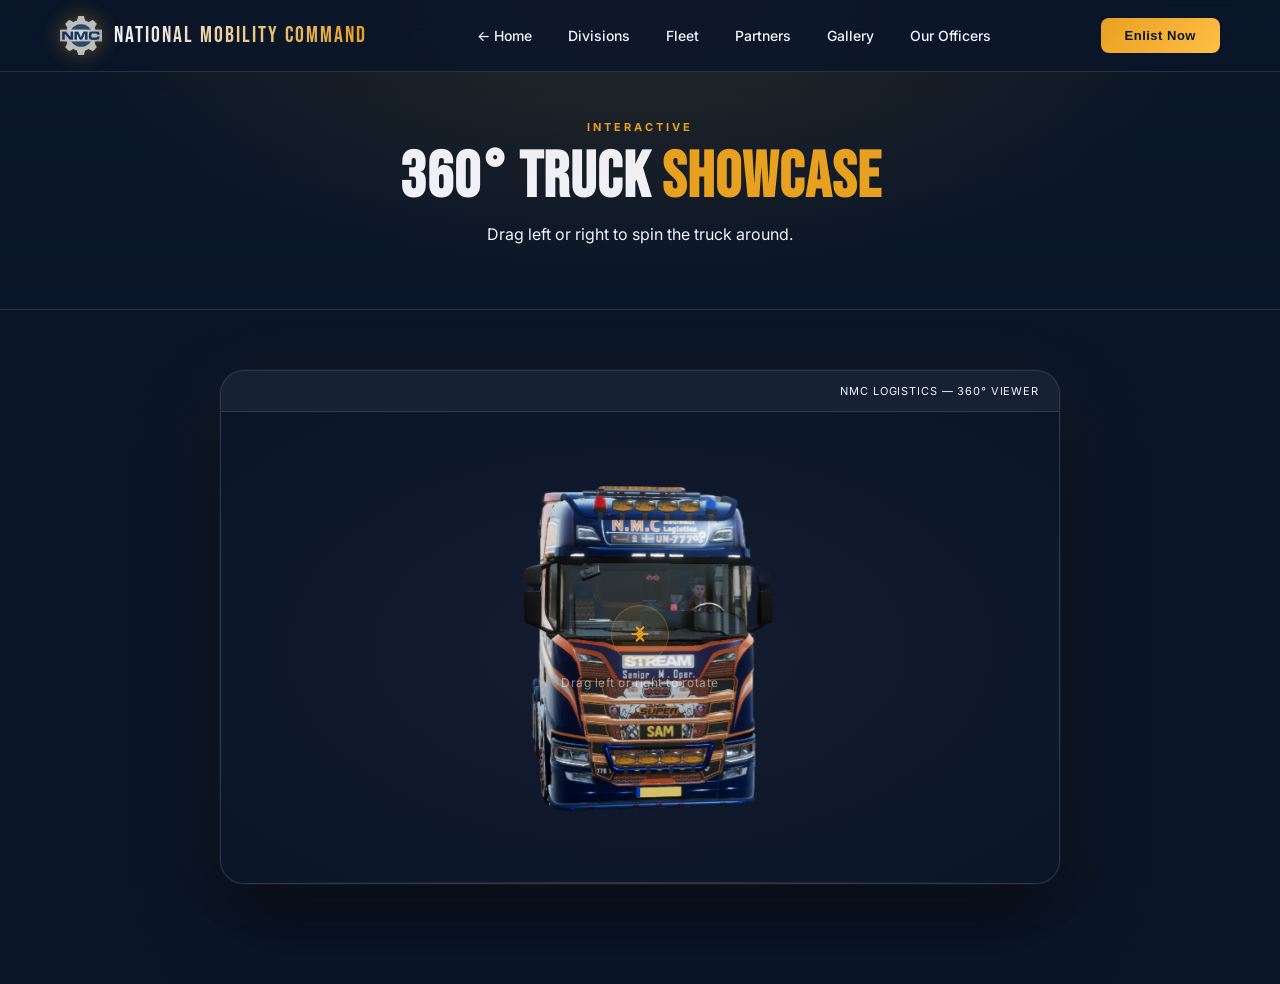
<file: 360.html>
<!DOCTYPE html>
<html lang="en">
<head>
    <meta charset="UTF-8">
    <meta name="viewport" content="width=device-width, initial-scale=1.0">
    <title>360° Truck View | National Mobility Command</title>
    <meta name="description" content="Explore the NMC flagship truck in full 360° — drag to rotate, scrub through every angle.">
    <meta property="og:title" content="NMC 360° Truck Showcase">
    <meta property="og:description" content="Interactive 360° view of the NMC flagship truck. Drag to spin, zoom in, explore every angle.">
    <meta property="og:image" content="Assets/NMC_logo.png">
    <meta name="theme-color" content="#e8a020">
    <link rel="icon" type="image/png" href="Assets/NMC_logo.png">
    <link rel="apple-touch-icon" href="Assets/NMC_logo.png">
    <link rel="preconnect" href="https://fonts.googleapis.com">
    <link rel="preconnect" href="https://fonts.gstatic.com" crossorigin>
    <link href="https://fonts.googleapis.com/css2?family=Bebas+Neue&family=Inter:wght@300;400;500;600;700;800&display=swap" rel="stylesheet">
    <link rel="stylesheet" href="css/styles.css">
    <style>
        /* ── Sub-page hero banner ── */
        .subpage-hero {
            min-height: 280px;
            display: flex;
            flex-direction: column;
            align-items: center;
            justify-content: center;
            text-align: center;
            padding: 120px 60px 60px;
            position: relative;
            background:
                linear-gradient(to bottom, rgba(10,22,40,.95) 0%, rgba(10,22,40,.75) 100%);
            border-bottom: 1px solid var(--border);
        }
        .subpage-hero::before {
            content: '';
            position: absolute;
            inset: 0;
            background: radial-gradient(ellipse at 50% 0%, rgba(232,160,32,.13) 0%, transparent 65%);
            pointer-events: none;
        }
        .subpage-hero .section-tag  { margin-bottom: 12px; }
        .subpage-hero .section-title { margin-bottom: 10px; }
        .subpage-hero .section-sub  { margin: 0 auto; }

        .subpage-main {
            padding: 60px 60px 100px;
            max-width: 960px;
            margin: 0 auto;
        }
        @media (max-width: 768px) {
            .subpage-hero { padding: 110px 24px 50px; }
            .subpage-main { padding: 40px 24px 80px; }
        }
    </style>
</head>
<body>

    <!-- ═══════════════════════ NAV ═══════════════════════════ -->
    <nav>
        <div class="nav-logo">
            <a href="index.html" style="display:flex;align-items:center;gap:12px;text-decoration:none;">
                <img src="Assets/NMC_logo.png" alt="NMC Logo"
                    style="width: 42px; height: 42px; object-fit: contain; filter: drop-shadow(0 0 10px rgba(232, 160, 32, 0.4));">
                <span>National Mobility Command</span>
            </a>
        </div>
        <div class="nav-links">
            <a href="index.html">← Home</a>
            <a href="divisions.html">Divisions</a>
            <a href="fleet.html">Fleet</a>
            <a href="partners.html">Partners</a>
            <a href="gallery.html">Gallery</a>
            <a href="leaderboard.html">Our Officers</a>
        </div>
        <button onclick="openEnlistModal()" class="nav-btn" style="border:none; cursor:pointer;">Enlist Now</button>
    </nav>

    <!-- ── Sub-page hero ── -->
    <div class="subpage-hero">
        <div class="section-tag">Interactive</div>
        <h2 class="section-title">360° Truck <span style="color:var(--gold)">Showcase</span></h2>
        <p class="section-sub">Drag left or right to spin the truck around.</p>
    </div>

    <!-- ═══════════════════════ 360° VIEWER ═══════════════════ -->
    <div class="subpage-main">
        <div class="viewer360-card">
            <!-- top macOS-style bar -->
            <div class="viewer360-topbar">
                <span class="v360-topbar-label">NMC Logistics &mdash; 360° VIEWER</span>
            </div>

            <!-- stage -->
            <div class="viewer360-stage" id="v360-stage">
                <!-- Loading -->
                <div class="v360-loading" id="v360-loading">
                    <div class="v360-spinner"></div>
                    <div class="v360-progress-wrap"><div class="v360-progress-fill" id="v360-pfill"></div></div>
                    <div class="v360-loading-text" id="v360-ltxt">Loading…</div>
                </div>
                <!-- Drag hint -->
                <div class="v360-hint" id="v360-hint">
                    <div class="v360-hint-icon">
                        <svg viewBox="0 0 24 24" fill="none" stroke="currentColor" stroke-width="2" stroke-linecap="round"><polyline points="15 18 9 12 15 6"/><line x1="5" y1="12" x2="19" y2="12"/><polyline points="9 6 15 12 9 18"/></svg>
                    </div>
                    <span>Drag left or right to rotate</span>
                </div>
                <!-- Images injected by JS -->
                <div id="v360-imgs"></div>
                <div class="v360-floor"></div>
            </div>

        </div>
    </div>

    <!-- ═══════════════════════ MODAL ═════════════════════════ -->
    <div id="enlistModal" class="modal-overlay">
        <div class="modal-content">
            <button class="modal-close" onclick="closeEnlistModal()">&times;</button>
            <div class="modal-title">Enlistment Application</div>
            <p style="color:var(--muted); font-size:14px; margin-bottom:24px; line-height:1.6;">
                Ready to join the Command? Fill out this quick questionnaire to start your application process.
            </p>
            <form onsubmit="submitApplication(event)" id="enlistForm">
                <div class="form-group">
                    <label class="form-label">Your Discord Username <span style="color:var(--muted);font-weight:400;">(e.g. john#1234 or john)</span></label>
                    <input class="form-input" id="f-username" placeholder="Your Discord username" required>
                </div>
                <div class="form-group">
                    <label class="form-label">Will you be active?</label>
                    <select class="form-select" id="f-active" required>
                        <option value="">Select an option</option>
                        <option value="Yes">Yes</option>
                        <option value="No">No</option>
                    </select>
                </div>
                <div class="form-group">
                    <label class="form-label">Will you be loyal and obey the Commander?</label>
                    <select class="form-select" id="f-loyal" required>
                        <option value="">Select an option</option>
                        <option value="Yes">Yes</option>
                        <option value="No">No</option>
                    </select>
                </div>
                <div class="form-group">
                    <label class="form-label">Give your introduction in brief!</label>
                    <textarea class="form-textarea" id="f-intro" placeholder="Tell us about yourself..." required></textarea>
                </div>
                <div class="form-group">
                    <label class="form-label">What makes you better than other applicants?</label>
                    <textarea class="form-textarea" id="f-better" placeholder="Your specific skills or traits..." required></textarea>
                </div>
                <div class="form-group">
                    <label class="form-label">Why did you choose NMC over other VTCs?</label>
                    <textarea class="form-textarea" id="f-whynmc" placeholder="Your reason for joining..." required></textarea>
                </div>
                <div class="form-group">
                    <label class="form-label">Do you accept that the Commander has final authority in all company decisions, including member removal?</label>
                    <select class="form-select" id="f-authority" required>
                        <option value="">Select an option</option>
                        <option value="Yes">Yes, I accept</option>
                        <option value="No">No</option>
                    </select>
                </div>
                <button type="submit" id="enlistSubmitBtn" class="btn-primary" style="width:100%; justify-content:center; margin-top:10px;">
                    Submit Application &amp; Join Discord
                </button>
            </form>
        </div>
    </div>

    <script src="js/supabase.min.js"></script>
    <script src="js/app.js"></script>
    <script src="js/viewer360.js"></script>

</body>
</html>
</file>
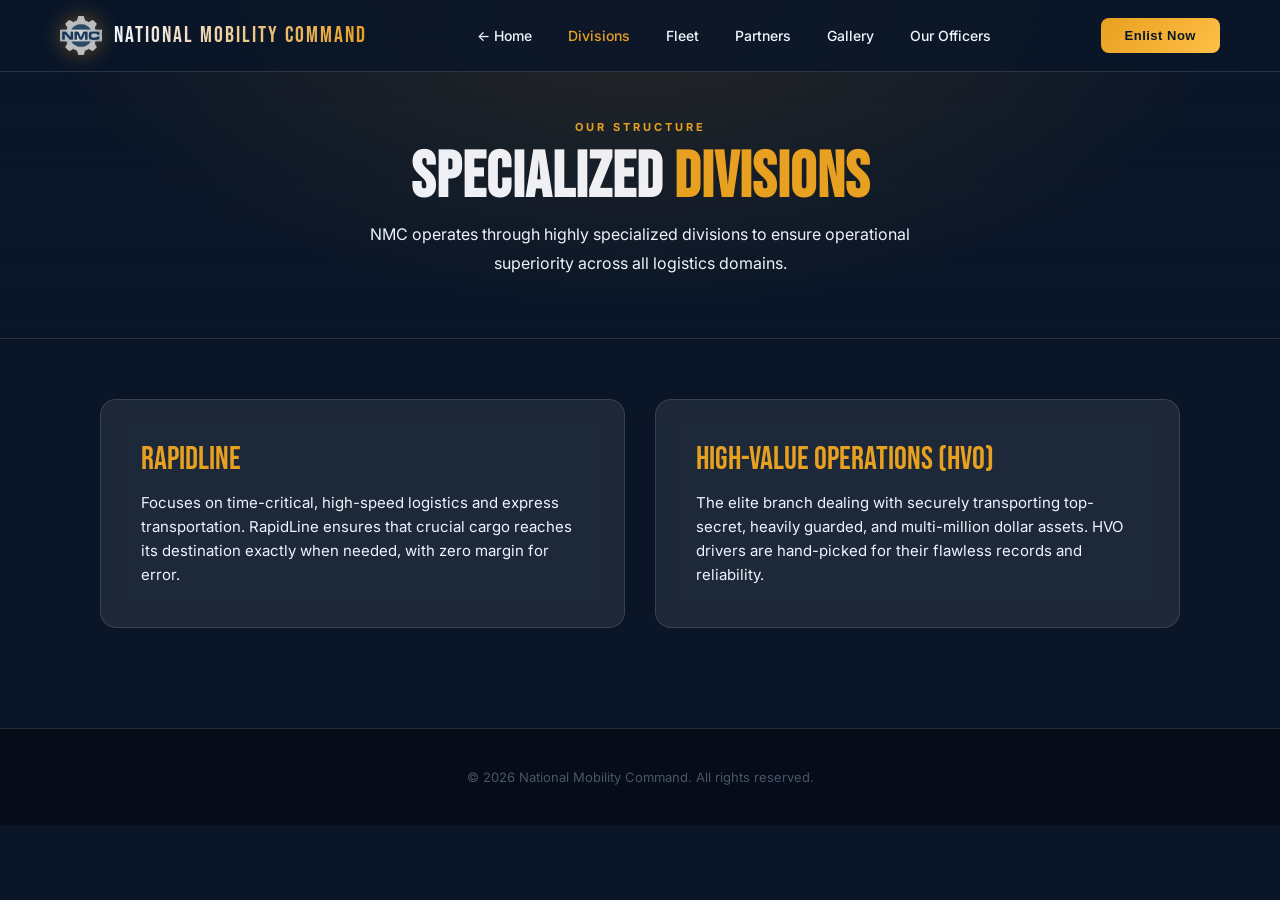
<file: divisions.html>
<!DOCTYPE html>
<html lang="en">
<head>
    <meta charset="UTF-8">
    <meta name="viewport" content="width=device-width, initial-scale=1.0">
    <title>Divisions | National Mobility Command</title>
    <meta name="theme-color" content="#e8a020">
    <link rel="icon" type="image/png" href="Assets/NMC_logo.png">
    <link rel="preconnect" href="https://fonts.googleapis.com">
    <link rel="preconnect" href="https://fonts.gstatic.com" crossorigin>
    <link href="https://fonts.googleapis.com/css2?family=Bebas+Neue&family=Inter:wght@300;400;500;600;700;800&display=swap" rel="stylesheet">
    <link rel="stylesheet" href="css/styles.css">
    <style>
        .subpage-hero {
            min-height: 280px;
            display: flex;
            flex-direction: column;
            align-items: center;
            justify-content: center;
            text-align: center;
            padding: 120px 60px 60px;
            position: relative;
            background: linear-gradient(to bottom, rgba(10,22,40,.95) 0%, rgba(10,22,40,.75) 100%);
            border-bottom: 1px solid var(--border);
        }
        .subpage-hero::before {
            content: '';
            position: absolute;
            inset: 0;
            background: radial-gradient(ellipse at 50% 0%, rgba(232,160,32,.13) 0%, transparent 65%);
            pointer-events: none;
        }
        .subpage-hero .section-tag  { margin-bottom: 12px; }
        .subpage-hero .section-title { margin-bottom: 10px; }
        .subpage-hero .section-sub  { margin: 0 auto; }

        .subpage-main {
            padding: 60px 60px 100px;
            max-width: 1200px;
            margin: 0 auto;
        }
        @media (max-width: 768px) {
            .subpage-hero { padding: 110px 24px 50px; }
            .subpage-main { padding: 40px 24px 80px; }
        }
    </style>
</head>
<body>

    <!-- ═══════════════════════ NAV ═══════════════════════════ -->
    <nav>
        <div class="nav-logo">
            <a href="index.html" style="display:flex;align-items:center;gap:12px;text-decoration:none;">
                <img src="Assets/NMC_logo.png" alt="NMC Logo"
                    style="width: 42px; height: 42px; object-fit: contain; filter: drop-shadow(0 0 10px rgba(232, 160, 32, 0.4));">
                <span>National Mobility Command</span>
            </a>
        </div>
        <div class="nav-links">
            <a href="index.html">← Home</a>
            <a href="divisions.html" style="color:var(--gold);">Divisions</a>
            <a href="fleet.html">Fleet</a>
            <a href="partners.html">Partners</a>
            <a href="gallery.html">Gallery</a>
            <a href="leaderboard.html">Our Officers</a>
        </div>
        <button onclick="openEnlistModal()" class="nav-btn" style="border:none; cursor:pointer;">Enlist Now</button>
    </nav>

    <!-- ── Sub-page hero ── -->
    <div class="subpage-hero">
        <div class="section-tag">Our Structure</div>
        <h2 class="section-title">Specialized <span style="color:var(--gold)">Divisions</span></h2>
        <p class="section-sub">NMC operates through highly specialized divisions to ensure operational superiority across all logistics domains.</p>
    </div>

    <!-- ═══════════════════════ MAIN CONTENT ═══════════════════ -->
    <div class="subpage-main">
        <div class="divisions-grid">
            <div class="division-card reveal reveal-delay-1">
                <div class="division-title">RapidLine</div>
                <div class="division-desc">Focuses on time-critical, high-speed logistics and express transportation. RapidLine ensures that crucial cargo reaches its destination exactly when needed, with zero margin for error.</div>
            </div>
            <div class="division-card reveal reveal-delay-2">
                <div class="division-title">High-Value Operations (HVO)</div>
                <div class="division-desc">The elite branch dealing with securely transporting top-secret, heavily guarded, and multi-million dollar assets. HVO drivers are hand-picked for their flawless records and reliability.</div>
            </div>
        </div>
    </div>

    <!-- ═══════════════════════ FOOTER ══════════════════════════════ -->
    <footer style="margin-top:auto;">
        <div class="footer-copy" style="text-align:center; width:100%;">© 2026 National Mobility Command. All rights reserved.</div>
    </footer>

    <!-- MODAL (hidden) -->
    <div id="enlistModal" class="modal-overlay">
        <!-- Content omitted for brevity, but should be handled by app.js or similar if needed -->
    </div>

    <script src="js/supabase.min.js"></script>
    <script src="js/app.js"></script>
</body>
</html>
</file>
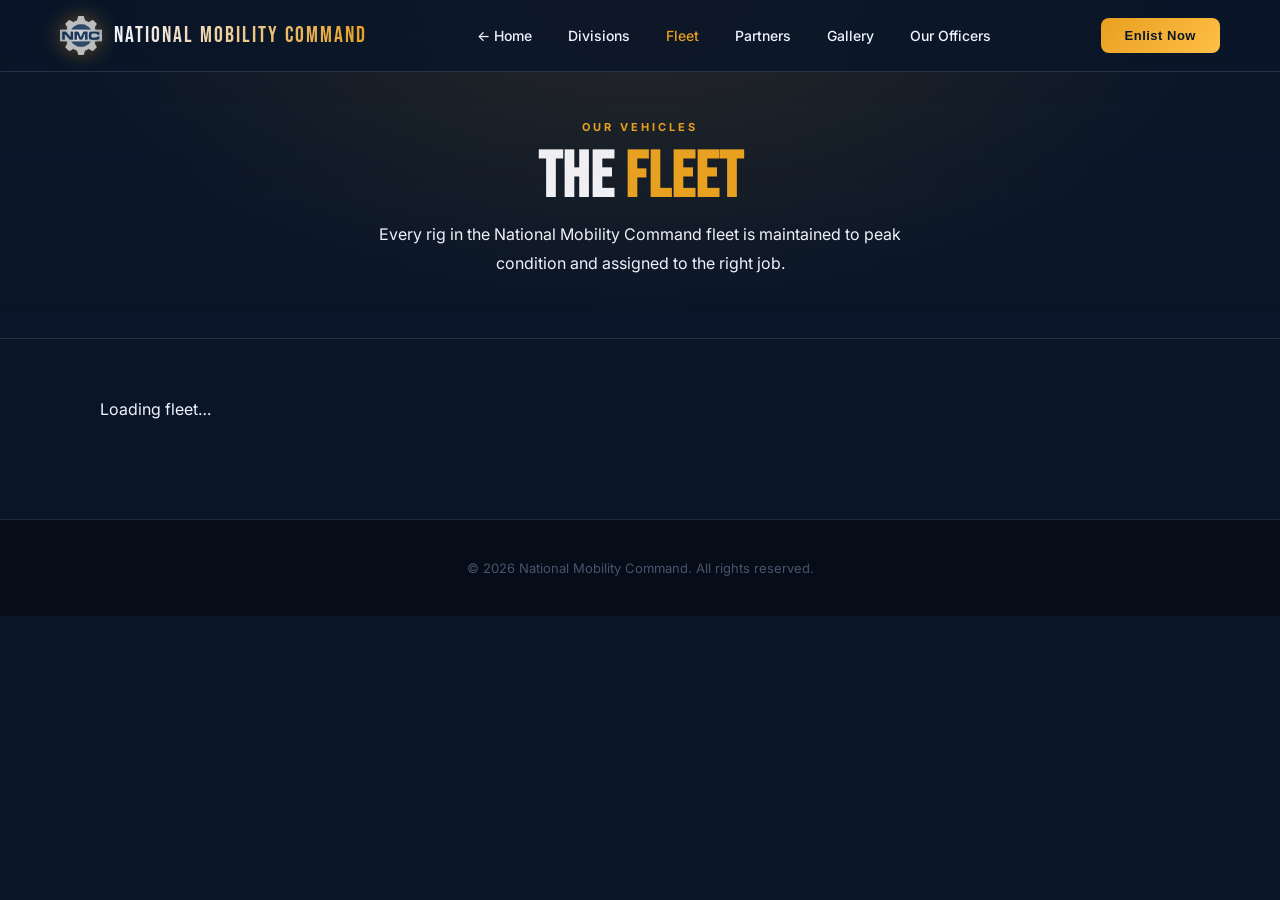
<file: fleet.html>
<!DOCTYPE html>
<html lang="en">
<head>
    <meta charset="UTF-8">
    <meta name="viewport" content="width=device-width, initial-scale=1.0">
    <title>Fleet Gallery | National Mobility Command</title>
    <meta name="theme-color" content="#e8a020">
    <link rel="icon" type="image/png" href="Assets/NMC_logo.png">
    <link rel="preconnect" href="https://fonts.googleapis.com">
    <link rel="preconnect" href="https://fonts.gstatic.com" crossorigin>
    <link href="https://fonts.googleapis.com/css2?family=Bebas+Neue&family=Inter:wght@300;400;500;600;700;800&display=swap" rel="stylesheet">
    <link rel="stylesheet" href="css/styles.css">
    <style>
        .subpage-hero {
            min-height: 280px;
            display: flex;
            flex-direction: column;
            align-items: center;
            justify-content: center;
            text-align: center;
            padding: 120px 60px 60px;
            position: relative;
            background: linear-gradient(to bottom, rgba(10,22,40,.95) 0%, rgba(10,22,40,.75) 100%);
            border-bottom: 1px solid var(--border);
        }
        .subpage-hero::before {
            content: '';
            position: absolute;
            inset: 0;
            background: radial-gradient(ellipse at 50% 0%, rgba(232,160,32,.13) 0%, transparent 65%);
            pointer-events: none;
        }
        .subpage-hero .section-tag  { margin-bottom: 12px; }
        .subpage-hero .section-title { margin-bottom: 10px; }
        .subpage-hero .section-sub  { margin: 0 auto; }

        .subpage-main {
            padding: 60px 60px 100px;
            max-width: 1200px;
            margin: 0 auto;
        }
        @media (max-width: 768px) {
            .subpage-hero { padding: 110px 24px 50px; }
            .subpage-main { padding: 40px 24px 80px; }
        }

        .fleet-image {
            width: 100%;
            height: 180px;
            border-radius: 8px;
            margin-bottom: 16px;
            background: rgba(255,255,255,.05);
            overflow: hidden;
        }
        .fleet-image img {
            width: 100%;
            height: 100%;
            object-fit: cover;
            transition: transform 0.4s ease;
        }
        .fleet-card:hover .fleet-image img {
            transform: scale(1.05);
        }
    </style>
</head>
<body>

    <!-- ═══════════════════════ NAV ═══════════════════════════ -->
    <nav>
        <div class="nav-logo">
            <a href="index.html" style="display:flex;align-items:center;gap:12px;text-decoration:none;">
                <img src="Assets/NMC_logo.png" alt="NMC Logo"
                    style="width: 42px; height: 42px; object-fit: contain; filter: drop-shadow(0 0 10px rgba(232, 160, 32, 0.4));">
                <span>National Mobility Command</span>
            </a>
        </div>
        <div class="nav-links">
            <a href="index.html">← Home</a>
            <a href="divisions.html">Divisions</a>
            <a href="fleet.html" style="color:var(--gold);">Fleet</a>
            <a href="partners.html">Partners</a>
            <a href="gallery.html">Gallery</a>
            <a href="leaderboard.html">Our Officers</a>
        </div>
        <button onclick="openEnlistModal()" class="nav-btn" style="border:none; cursor:pointer;">Enlist Now</button>
    </nav>

    <!-- ── Sub-page hero ── -->
    <div class="subpage-hero">
        <div class="section-tag">Our Vehicles</div>
        <h2 class="section-title">The <span style="color:var(--gold)">Fleet</span></h2>
        <p class="section-sub">Every rig in the National Mobility Command fleet is maintained to peak condition and assigned to the right job.</p>
    </div>

    <!-- ═══════════════════════ MAIN CONTENT ═══════════════════ -->
    <div class="subpage-main">
        <div id="fleet-loading" class="partners-loading">
            <div class="mini-spinner"></div>
            <span>Loading fleet…</span>
        </div>
        <div class="fleet-grid" id="fleet-grid" style="display:none; margin-top:0;"></div>
        <div class="partners-empty" id="fleet-empty" style="display:none;">No vehicles in fleet.</div>
    </div>

    <!-- ═══════════════════════ FOOTER ══════════════════════════════ -->
    <footer style="margin-top:auto;">
        <div class="footer-copy" style="text-align:center; width:100%;">© 2026 National Mobility Command. All rights reserved.</div>
    </footer>

    <!-- MODAL (hidden) -->
    <div id="enlistModal" class="modal-overlay"></div>

    <script src="js/supabase.min.js"></script>
    <script src="js/app.js"></script>
    <script>
    /* ── Fleet Gallery ─────────────────────────────────────── */
    const SUPABASE_URL = 'https://aijrvldtilncnclvvles.supabase.co';
    const SUPABASE_KEY = 'eyJhbGciOiJIUzI1NiIsInR5cCI6IkpXVCJ9.eyJpc3MiOiJzdXBhYmFzZSIsInJlZiI6ImFpanJ2bGR0aWxuY25jbHZ2bGVzIiwicm9sZSI6ImFub24iLCJpYXQiOjE3NjU1MDQ2MjgsImV4cCI6MjA4MTA4MDYyOH0.ASKDuChVVlCzW7cnfUJQ2TbPUx90HPKZ60c6o7-s_AM';

    function waitForSb(cb, attempt=0){
        if(typeof window.supabase !== 'undefined') cb();
        else if(attempt < 30) setTimeout(()=>waitForSb(cb, attempt+1), 200);
    }

    waitForSb(async ()=>{
        const grid   = document.getElementById('fleet-grid');
        const empty  = document.getElementById('fleet-empty');
        const loader = document.getElementById('fleet-loading');
        try {
            const sb = window.supabase.createClient(SUPABASE_URL, SUPABASE_KEY);
            const { data, error } = await sb.from('fleet_gallery').select('*').order('created_at', {ascending:true});
            loader.style.display='none';
            if(error || !data || !data.length){ empty.style.display='block'; return; }
            grid.style.display='grid';
            data.forEach(v=>{
                const card = document.createElement('div');
                card.className = 'fleet-card reveal';
                
                const imgHtml = v.image_url ? `<img src="${v.image_url}" alt="${v.name}">` : `<div style="display:flex;align-items:center;justify-content:center;height:100%;color:var(--muted);">No Image</div>`;

                card.innerHTML = `
                    <div class="fleet-image">${imgHtml}</div>
                    <div class="fleet-name">${v.name||'Vehicle'}</div>
                    ${v.tag ? `<div class="fleet-tag">${v.tag}</div>` : ''}
                `;
                grid.appendChild(card);
            });
            if(window._revealObserver) grid.querySelectorAll('.reveal').forEach(el=>window._revealObserver.observe(el));
        } catch(e){
            console.warn('[Fleet]', e);
            loader.style.display='none';
            empty.style.display='block';
        }
    });
    </script>
</body>
</html>
</file>
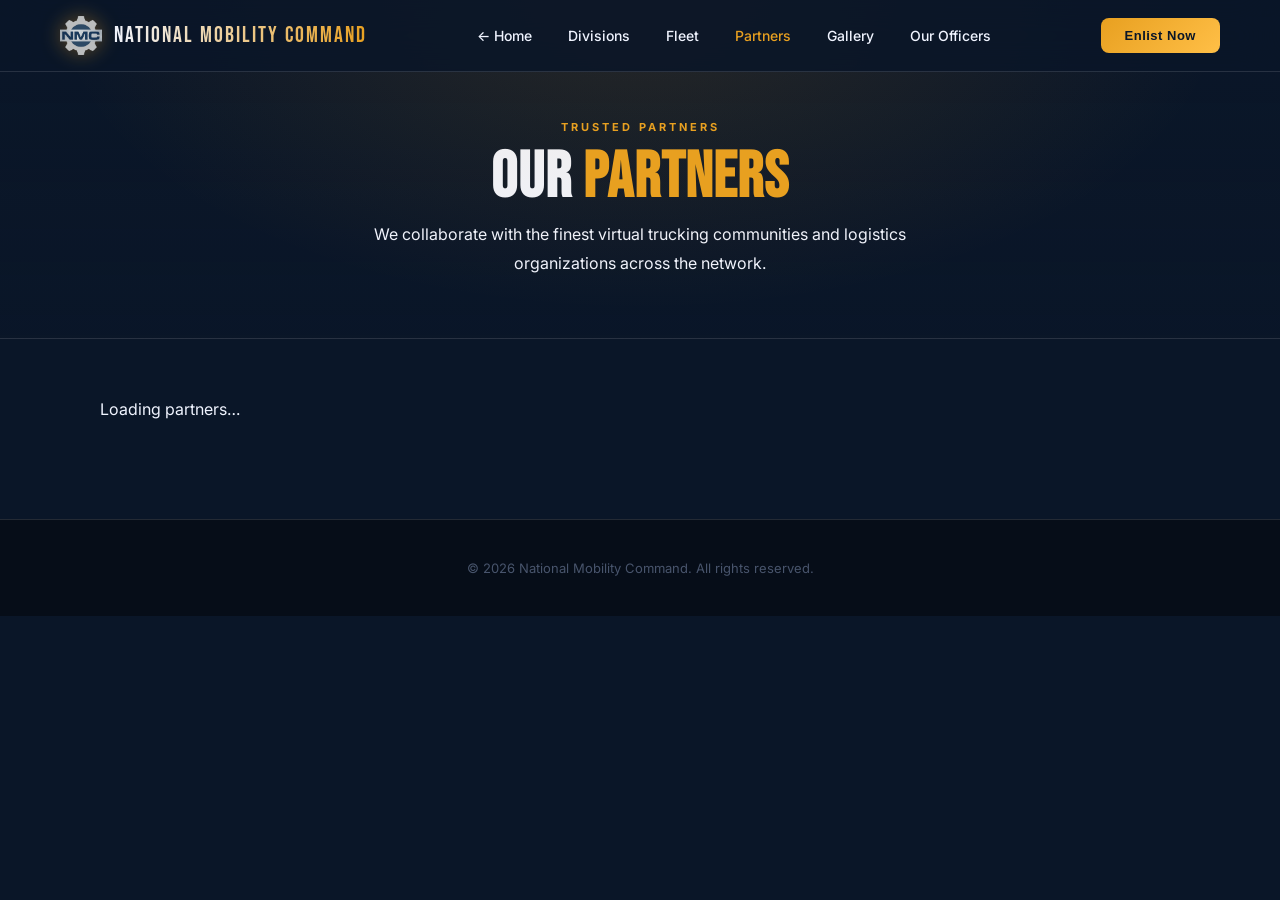
<file: partners.html>
<!DOCTYPE html>
<html lang="en">
<head>
    <meta charset="UTF-8">
    <meta name="viewport" content="width=device-width, initial-scale=1.0">
    <title>Partners | National Mobility Command</title>
    <meta name="theme-color" content="#e8a020">
    <link rel="icon" type="image/png" href="Assets/NMC_logo.png">
    <link rel="preconnect" href="https://fonts.googleapis.com">
    <link rel="preconnect" href="https://fonts.gstatic.com" crossorigin>
    <link href="https://fonts.googleapis.com/css2?family=Bebas+Neue&family=Inter:wght@300;400;500;600;700;800&display=swap" rel="stylesheet">
    <link rel="stylesheet" href="css/styles.css">
    <style>
        .subpage-hero {
            min-height: 280px;
            display: flex;
            flex-direction: column;
            align-items: center;
            justify-content: center;
            text-align: center;
            padding: 120px 60px 60px;
            position: relative;
            background: linear-gradient(to bottom, rgba(10,22,40,.95) 0%, rgba(10,22,40,.75) 100%);
            border-bottom: 1px solid var(--border);
        }
        .subpage-hero::before {
            content: '';
            position: absolute;
            inset: 0;
            background: radial-gradient(ellipse at 50% 0%, rgba(232,160,32,.13) 0%, transparent 65%);
            pointer-events: none;
        }
        .subpage-hero .section-tag  { margin-bottom: 12px; }
        .subpage-hero .section-title { margin-bottom: 10px; }
        .subpage-hero .section-sub  { margin: 0 auto; }

        .subpage-main {
            padding: 60px 60px 100px;
            max-width: 1200px;
            margin: 0 auto;
        }
        @media (max-width: 768px) {
            .subpage-hero { padding: 110px 24px 50px; }
            .subpage-main { padding: 40px 24px 80px; }
        }
    </style>
</head>
<body>

    <!-- ═══════════════════════ NAV ═══════════════════════════ -->
    <nav>
        <div class="nav-logo">
            <a href="index.html" style="display:flex;align-items:center;gap:12px;text-decoration:none;">
                <img src="Assets/NMC_logo.png" alt="NMC Logo"
                    style="width: 42px; height: 42px; object-fit: contain; filter: drop-shadow(0 0 10px rgba(232, 160, 32, 0.4));">
                <span>National Mobility Command</span>
            </a>
        </div>
        <div class="nav-links">
            <a href="index.html">← Home</a>
            <a href="divisions.html">Divisions</a>
            <a href="fleet.html">Fleet</a>
            <a href="partners.html" style="color:var(--gold);">Partners</a>
            <a href="gallery.html">Gallery</a>
            <a href="leaderboard.html">Our Officers</a>
        </div>
        <button onclick="openEnlistModal()" class="nav-btn" style="border:none; cursor:pointer;">Enlist Now</button>
    </nav>

    <!-- ── Sub-page hero ── -->
    <div class="subpage-hero">
        <div class="section-tag">Trusted Partners</div>
        <h2 class="section-title">Our <span style="color:var(--gold)">Partners</span></h2>
        <p class="section-sub">We collaborate with the finest virtual trucking communities and logistics organizations across the network.</p>
    </div>

    <!-- ═══════════════════════ MAIN CONTENT ═══════════════════ -->
    <div class="subpage-main">
        <div id="partners-loading" class="partners-loading">
            <div class="mini-spinner"></div>
            <span>Loading partners…</span>
        </div>
        <div class="partners-grid" id="partners-grid" style="display:none; margin-top:0;"></div>
        <div class="partners-empty" id="partners-empty" style="display:none;">No partners listed yet. Use <code>/addpartner</code> to add.</div>
    </div>

    <!-- ═══════════════════════ FOOTER ══════════════════════════════ -->
    <footer style="margin-top:auto;">
        <div class="footer-copy" style="text-align:center; width:100%;">© 2026 National Mobility Command. All rights reserved.</div>
    </footer>

    <!-- MODAL (hidden) -->
    <div id="enlistModal" class="modal-overlay"></div>

    <script src="js/supabase.min.js"></script>
    <script src="js/app.js"></script>
    <script>
    /* ── Partners ─────────────────────────────────────── */
    const SUPABASE_URL = 'https://aijrvldtilncnclvvles.supabase.co';
    const SUPABASE_KEY = 'eyJhbGciOiJIUzI1NiIsInR5cCI6IkpXVCJ9.eyJpc3MiOiJzdXBhYmFzZSIsInJlZiI6ImFpanJ2bGR0aWxuY25jbHZ2bGVzIiwicm9sZSI6ImFub24iLCJpYXQiOjE3NjU1MDQ2MjgsImV4cCI6MjA4MTA4MDYyOH0.ASKDuChVVlCzW7cnfUJQ2TbPUx90HPKZ60c6o7-s_AM';

    function waitForSb(cb, attempt=0){
        if(typeof window.supabase !== 'undefined') cb();
        else if(attempt < 30) setTimeout(()=>waitForSb(cb, attempt+1), 200);
    }

    waitForSb(async ()=>{
        const grid   = document.getElementById('partners-grid');
        const empty  = document.getElementById('partners-empty');
        const loader = document.getElementById('partners-loading');
        try {
            const sb = window.supabase.createClient(SUPABASE_URL, SUPABASE_KEY);
            const { data, error } = await sb.from('partners').select('*').order('created_at', {ascending:false});
            loader.style.display='none';
            if(error || !data || !data.length){ empty.style.display='block'; return; }
            grid.style.display='grid';
            data.forEach(p=>{
                const card = document.createElement('div');
                card.className = 'partner-card reveal';
                card.innerHTML = `
                    <div class="partner-logo-wrap">
                        ${p.logo_url
                            ? `<img src="${p.logo_url}" alt="${p.name||''}">`
                            : `<div class="partner-logo-placeholder">🤝</div>`}
                    </div>
                    <div class="partner-info">
                        <div class="partner-name">${p.name||'Partner'}</div>
                        <div class="partner-type">${p.type||'VTC'}</div>
                        ${p.member_count ? `<div class="partner-members">👥 ${p.member_count} members</div>` : ''}
                    </div>
                    ${p.discord_invite ? `<a href="${p.discord_invite}" target="_blank" class="partner-discord">Join Discord →</a>` : ''}
                `;
                grid.appendChild(card);
            });
            // trigger reveal on newly added cards
            if(window._revealObserver) grid.querySelectorAll('.reveal').forEach(el=>window._revealObserver.observe(el));
        } catch(e){
            console.warn('[Partners]', e);
            loader.style.display='none';
            empty.style.display='block';
        }
    });
    </script>
</body>
</html>
</file>
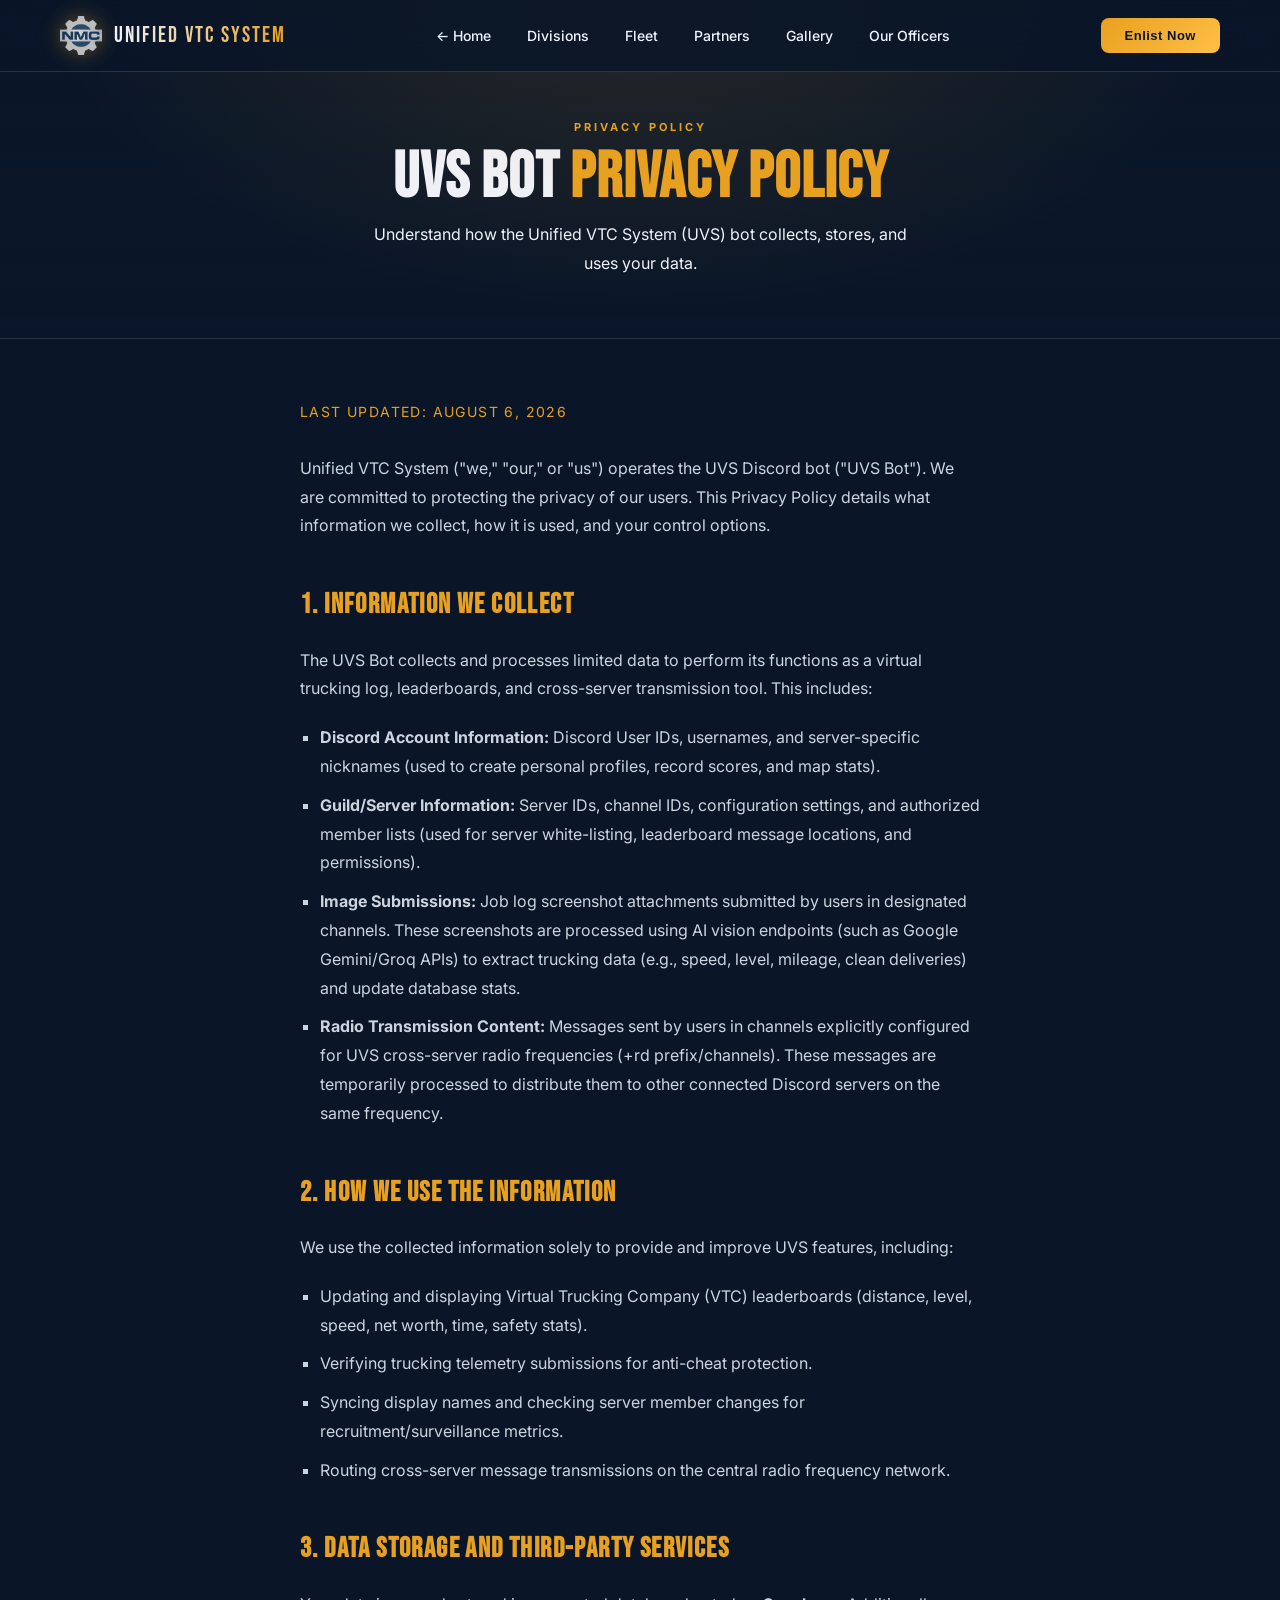
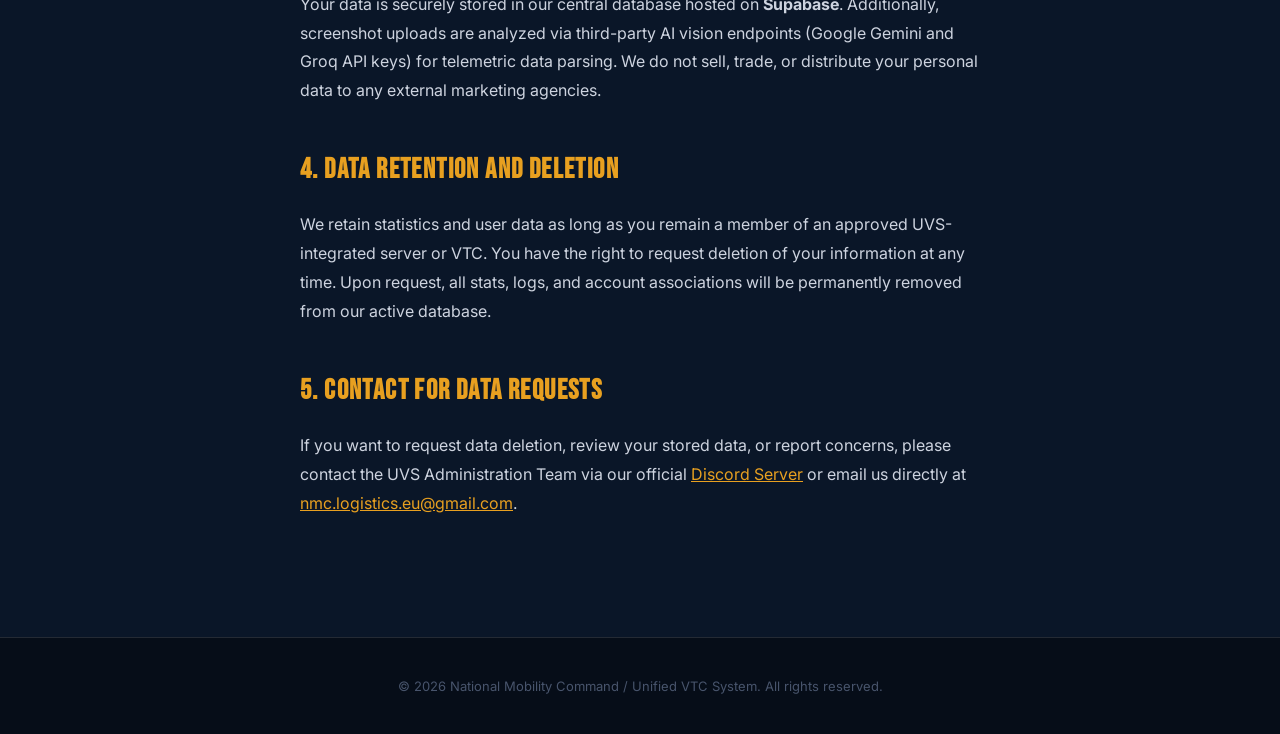
<file: privacy-policy.html>
<!DOCTYPE html>
<html lang="en">
<head>
    <meta charset="UTF-8">
    <meta name="viewport" content="width=device-width, initial-scale=1.0">
    <title>Privacy Policy | Unified VTC System</title>
    <meta name="theme-color" content="#e8a020">
    <link rel="icon" type="image/png" href="Assets/NMC_logo.png">
    <link rel="preconnect" href="https://fonts.googleapis.com">
    <link rel="preconnect" href="https://fonts.gstatic.com" crossorigin>
    <link href="https://fonts.googleapis.com/css2?family=Bebas+Neue&family=Inter:wght@300;400;500;600;700;800&display=swap" rel="stylesheet">
    <link rel="stylesheet" href="css/styles.css">
    <style>
        .subpage-hero {
            min-height: 280px;
            display: flex;
            flex-direction: column;
            align-items: center;
            justify-content: center;
            text-align: center;
            padding: 120px 60px 60px;
            position: relative;
            background: linear-gradient(to bottom, rgba(10,22,40,.95) 0%, rgba(10,22,40,.75) 100%);
            border-bottom: 1px solid var(--border);
        }
        .subpage-hero::before {
            content: '';
            position: absolute;
            inset: 0;
            background: radial-gradient(ellipse at 50% 0%, rgba(232,160,32,.13) 0%, transparent 65%);
            pointer-events: none;
        }
        .subpage-hero .section-tag  { margin-bottom: 12px; }
        .subpage-hero .section-title { margin-bottom: 10px; }
        .subpage-hero .section-sub  { margin: 0 auto; }

        .subpage-main {
            padding: 60px 60px 100px;
            max-width: 800px;
            margin: 0 auto;
        }
        @media (max-width: 768px) {
            .subpage-hero { padding: 110px 24px 50px; }
            .subpage-main { padding: 40px 24px 80px; }
        }

        .legal-content {
            line-height: 1.8;
            font-size: 16px;
            color: rgba(240, 244, 255, 0.85);
        }
        .legal-content h3 {
            font-family: 'Bebas Neue', sans-serif;
            font-size: 28px;
            color: var(--gold);
            margin-top: 40px;
            margin-bottom: 15px;
            letter-spacing: 0.05em;
        }
        .legal-content p {
            margin-bottom: 20px;
        }
        .legal-content ul {
            margin-left: 20px;
            margin-bottom: 20px;
            list-style-type: square;
        }
        .legal-content li {
            margin-bottom: 10px;
        }
        .last-updated {
            font-size: 14px;
            color: var(--gold);
            margin-bottom: 30px;
            text-transform: uppercase;
            letter-spacing: 0.1em;
        }
    </style>
</head>
<body>

    <!-- ═══════════════════════ NAV ═══════════════════════════ -->
    <nav>
        <div class="nav-logo">
            <a href="index.html" style="display:flex;align-items:center;gap:12px;text-decoration:none;">
                <img src="Assets/NMC_logo.png" alt="NMC Logo"
                    style="width: 42px; height: 42px; object-fit: contain; filter: drop-shadow(0 0 10px rgba(232, 160, 32, 0.4));">
                <span>Unified VTC System</span>
            </a>
        </div>
        <div class="nav-links">
            <a href="index.html">← Home</a>
            <a href="divisions.html">Divisions</a>
            <a href="fleet.html">Fleet</a>
            <a href="partners.html">Partners</a>
            <a href="gallery.html">Gallery</a>
            <a href="leaderboard.html">Our Officers</a>
        </div>
        <button onclick="openEnlistModal()" class="nav-btn" style="border:none; cursor:pointer;">Enlist Now</button>
    </nav>

    <!-- ── Sub-page hero ── -->
    <div class="subpage-hero">
        <div class="section-tag">Privacy Policy</div>
        <h2 class="section-title">UVS Bot <span style="color:var(--gold)">Privacy Policy</span></h2>
        <p class="section-sub">Understand how the Unified VTC System (UVS) bot collects, stores, and uses your data.</p>
    </div>

    <!-- ═══════════════════════ MAIN CONTENT ═══════════════════ -->
    <div class="subpage-main">
        <div class="legal-content">
            <div class="last-updated">Last Updated: August 6, 2026</div>

            <p>Unified VTC System ("we," "our," or "us") operates the UVS Discord bot ("UVS Bot"). We are committed to protecting the privacy of our users. This Privacy Policy details what information we collect, how it is used, and your control options.</p>

            <h3>1. Information We Collect</h3>
            <p>The UVS Bot collects and processes limited data to perform its functions as a virtual trucking log, leaderboards, and cross-server transmission tool. This includes:</p>
            <ul>
                <li><strong>Discord Account Information:</strong> Discord User IDs, usernames, and server-specific nicknames (used to create personal profiles, record scores, and map stats).</li>
                <li><strong>Guild/Server Information:</strong> Server IDs, channel IDs, configuration settings, and authorized member lists (used for server white-listing, leaderboard message locations, and permissions).</li>
                <li><strong>Image Submissions:</strong> Job log screenshot attachments submitted by users in designated channels. These screenshots are processed using AI vision endpoints (such as Google Gemini/Groq APIs) to extract trucking data (e.g., speed, level, mileage, clean deliveries) and update database stats.</li>
                <li><strong>Radio Transmission Content:</strong> Messages sent by users in channels explicitly configured for UVS cross-server radio frequencies (+rd prefix/channels). These messages are temporarily processed to distribute them to other connected Discord servers on the same frequency.</li>
            </ul>

            <h3>2. How We Use the Information</h3>
            <p>We use the collected information solely to provide and improve UVS features, including:</p>
            <ul>
                <li>Updating and displaying Virtual Trucking Company (VTC) leaderboards (distance, level, speed, net worth, time, safety stats).</li>
                <li>Verifying trucking telemetry submissions for anti-cheat protection.</li>
                <li>Syncing display names and checking server member changes for recruitment/surveillance metrics.</li>
                <li>Routing cross-server message transmissions on the central radio frequency network.</li>
            </ul>

            <h3>3. Data Storage and Third-Party Services</h3>
            <p>Your data is securely stored in our central database hosted on <strong>Supabase</strong>. Additionally, screenshot uploads are analyzed via third-party AI vision endpoints (Google Gemini and Groq API keys) for telemetric data parsing. We do not sell, trade, or distribute your personal data to any external marketing agencies.</p>

            <h3>4. Data Retention and Deletion</h3>
            <p>We retain statistics and user data as long as you remain a member of an approved UVS-integrated server or VTC. You have the right to request deletion of your information at any time. Upon request, all stats, logs, and account associations will be permanently removed from our active database.</p>

            <h3>5. Contact for Data Requests</h3>
            <p>If you want to request data deletion, review your stored data, or report concerns, please contact the UVS Administration Team via our official <a href="https://discord.gg/qwRUQ6msT8" target="_blank" style="color: var(--gold); text-decoration: underline;">Discord Server</a> or email us directly at <a href="mailto:nmc.logistics.eu@gmail.com" style="color: var(--gold); text-decoration: underline;">nmc.logistics.eu@gmail.com</a>.</p>
        </div>
    </div>

    <!-- ═══════════════════════ FOOTER ══════════════════════════════ -->
    <footer style="margin-top:auto;">
        <div class="footer-copy" style="text-align:center; width:100%;">© 2026 National Mobility Command / Unified VTC System. All rights reserved.</div>
    </footer>

    <!-- MODAL (hidden placeholder so app.js doesn't throw errors) -->
    <div id="enlistModal" class="modal-overlay"></div>

    <script src="js/supabase.min.js"></script>
    <script src="js/app.js"></script>
</body>
</html>
</file>
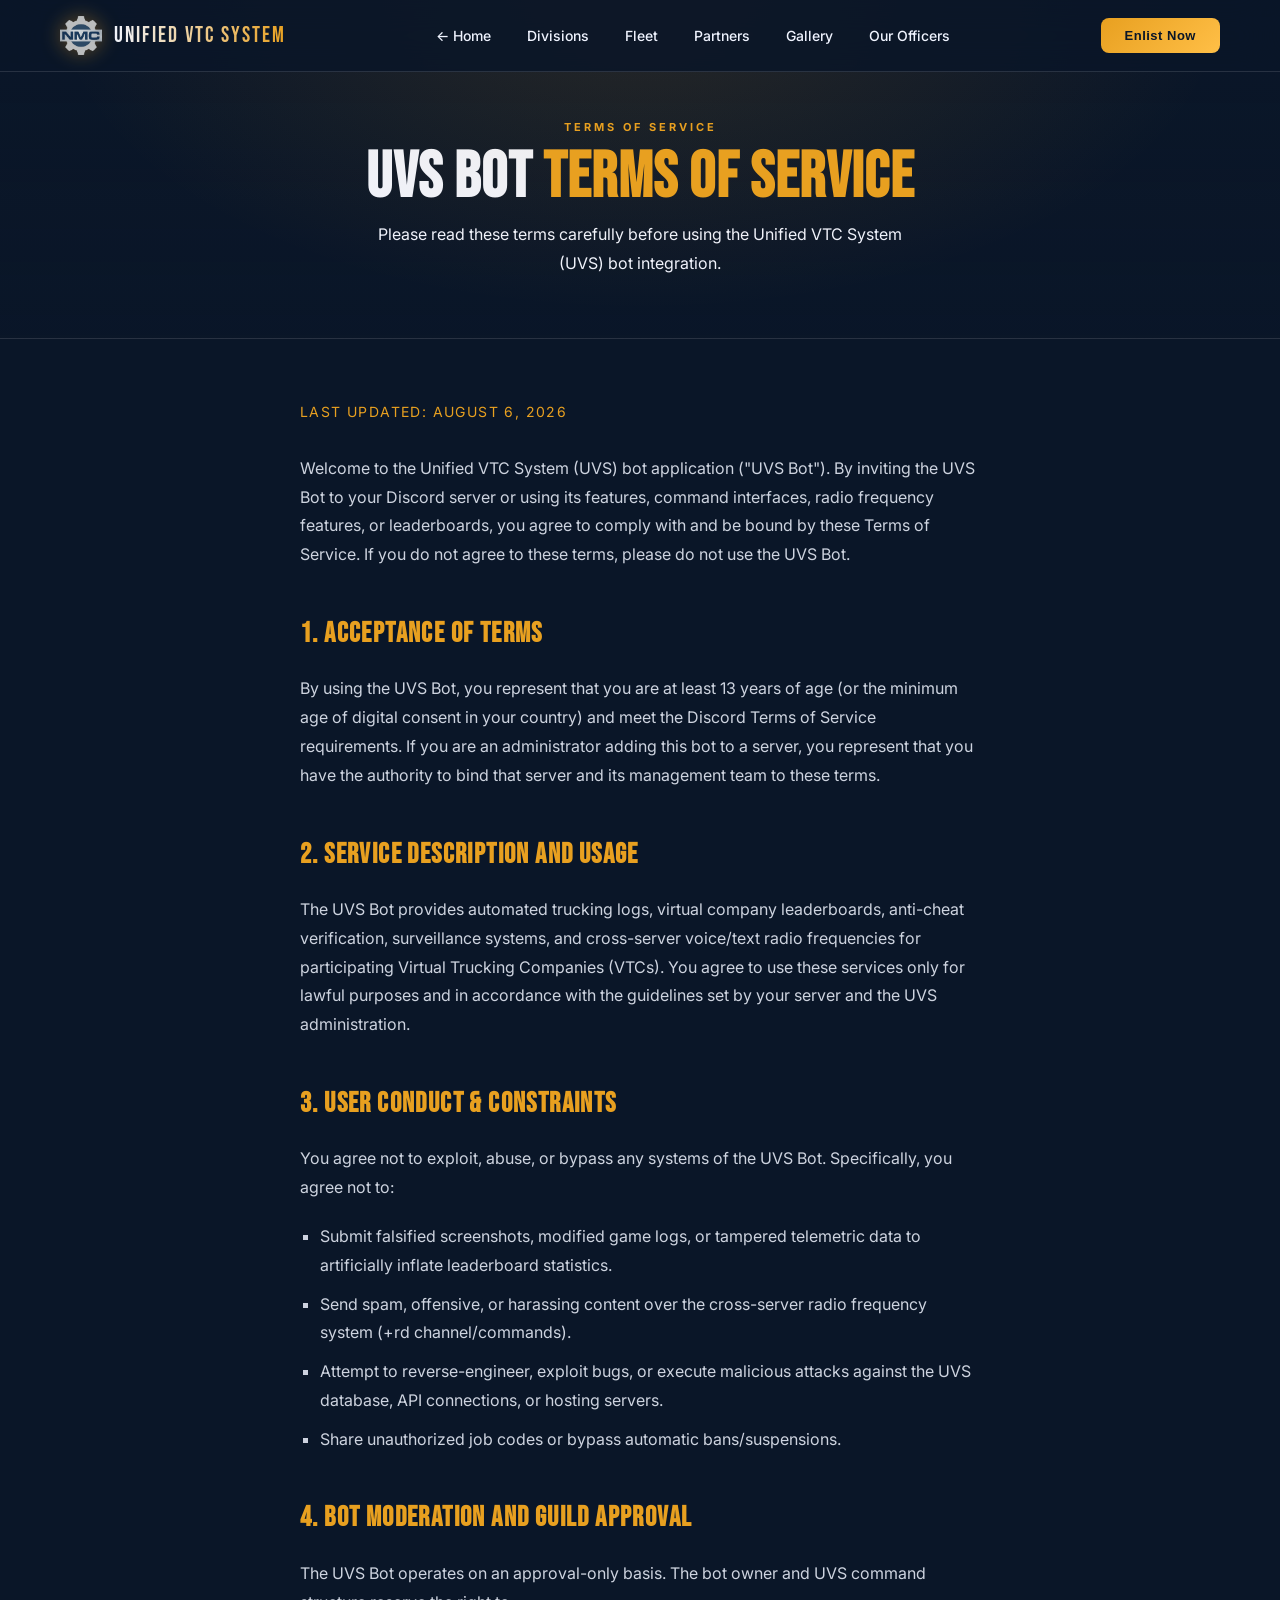
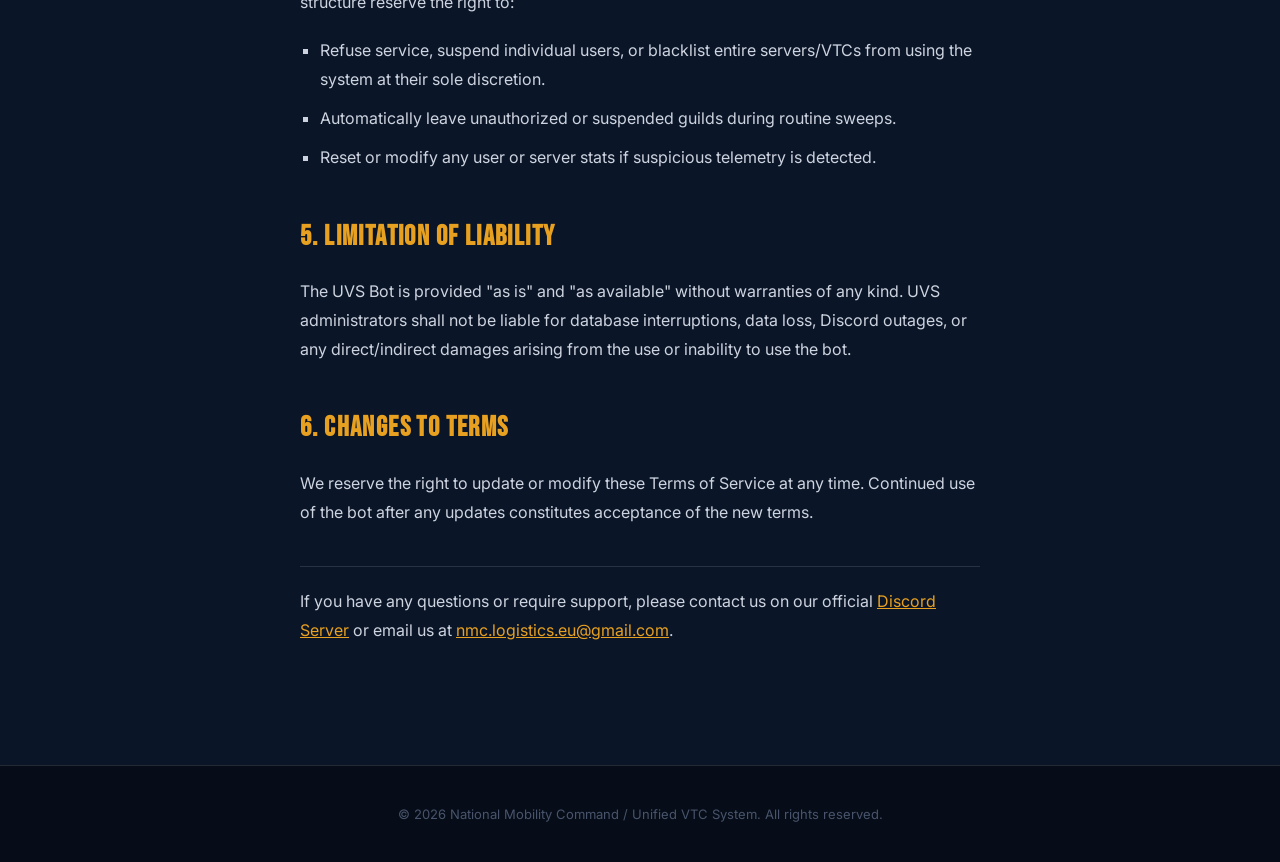
<file: terms-of-service.html>
<!DOCTYPE html>
<html lang="en">
<head>
    <meta charset="UTF-8">
    <meta name="viewport" content="width=device-width, initial-scale=1.0">
    <title>Terms of Service | Unified VTC System</title>
    <meta name="theme-color" content="#e8a020">
    <link rel="icon" type="image/png" href="Assets/NMC_logo.png">
    <link rel="preconnect" href="https://fonts.googleapis.com">
    <link rel="preconnect" href="https://fonts.gstatic.com" crossorigin>
    <link href="https://fonts.googleapis.com/css2?family=Bebas+Neue&family=Inter:wght@300;400;500;600;700;800&display=swap" rel="stylesheet">
    <link rel="stylesheet" href="css/styles.css">
    <style>
        .subpage-hero {
            min-height: 280px;
            display: flex;
            flex-direction: column;
            align-items: center;
            justify-content: center;
            text-align: center;
            padding: 120px 60px 60px;
            position: relative;
            background: linear-gradient(to bottom, rgba(10,22,40,.95) 0%, rgba(10,22,40,.75) 100%);
            border-bottom: 1px solid var(--border);
        }
        .subpage-hero::before {
            content: '';
            position: absolute;
            inset: 0;
            background: radial-gradient(ellipse at 50% 0%, rgba(232,160,32,.13) 0%, transparent 65%);
            pointer-events: none;
        }
        .subpage-hero .section-tag  { margin-bottom: 12px; }
        .subpage-hero .section-title { margin-bottom: 10px; }
        .subpage-hero .section-sub  { margin: 0 auto; }

        .subpage-main {
            padding: 60px 60px 100px;
            max-width: 800px;
            margin: 0 auto;
        }
        @media (max-width: 768px) {
            .subpage-hero { padding: 110px 24px 50px; }
            .subpage-main { padding: 40px 24px 80px; }
        }

        .legal-content {
            line-height: 1.8;
            font-size: 16px;
            color: rgba(240, 244, 255, 0.85);
        }
        .legal-content h3 {
            font-family: 'Bebas Neue', sans-serif;
            font-size: 28px;
            color: var(--gold);
            margin-top: 40px;
            margin-bottom: 15px;
            letter-spacing: 0.05em;
        }
        .legal-content p {
            margin-bottom: 20px;
        }
        .legal-content ul {
            margin-left: 20px;
            margin-bottom: 20px;
            list-style-type: square;
        }
        .legal-content li {
            margin-bottom: 10px;
        }
        .last-updated {
            font-size: 14px;
            color: var(--gold);
            margin-bottom: 30px;
            text-transform: uppercase;
            letter-spacing: 0.1em;
        }
    </style>
</head>
<body>

    <!-- ═══════════════════════ NAV ═══════════════════════════ -->
    <nav>
        <div class="nav-logo">
            <a href="index.html" style="display:flex;align-items:center;gap:12px;text-decoration:none;">
                <img src="Assets/NMC_logo.png" alt="NMC Logo"
                    style="width: 42px; height: 42px; object-fit: contain; filter: drop-shadow(0 0 10px rgba(232, 160, 32, 0.4));">
                <span>Unified VTC System</span>
            </a>
        </div>
        <div class="nav-links">
            <a href="index.html">← Home</a>
            <a href="divisions.html">Divisions</a>
            <a href="fleet.html">Fleet</a>
            <a href="partners.html">Partners</a>
            <a href="gallery.html">Gallery</a>
            <a href="leaderboard.html">Our Officers</a>
        </div>
        <button onclick="openEnlistModal()" class="nav-btn" style="border:none; cursor:pointer;">Enlist Now</button>
    </nav>

    <!-- ── Sub-page hero ── -->
    <div class="subpage-hero">
        <div class="section-tag">Terms of Service</div>
        <h2 class="section-title">UVS Bot <span style="color:var(--gold)">Terms of Service</span></h2>
        <p class="section-sub">Please read these terms carefully before using the Unified VTC System (UVS) bot integration.</p>
    </div>

    <!-- ═══════════════════════ MAIN CONTENT ═══════════════════ -->
    <div class="subpage-main">
        <div class="legal-content">
            <div class="last-updated">Last Updated: August 6, 2026</div>

            <p>Welcome to the Unified VTC System (UVS) bot application ("UVS Bot"). By inviting the UVS Bot to your Discord server or using its features, command interfaces, radio frequency features, or leaderboards, you agree to comply with and be bound by these Terms of Service. If you do not agree to these terms, please do not use the UVS Bot.</p>

            <h3>1. Acceptance of Terms</h3>
            <p>By using the UVS Bot, you represent that you are at least 13 years of age (or the minimum age of digital consent in your country) and meet the Discord Terms of Service requirements. If you are an administrator adding this bot to a server, you represent that you have the authority to bind that server and its management team to these terms.</p>

            <h3>2. Service Description and Usage</h3>
            <p>The UVS Bot provides automated trucking logs, virtual company leaderboards, anti-cheat verification, surveillance systems, and cross-server voice/text radio frequencies for participating Virtual Trucking Companies (VTCs). You agree to use these services only for lawful purposes and in accordance with the guidelines set by your server and the UVS administration.</p>

            <h3>3. User Conduct & Constraints</h3>
            <p>You agree not to exploit, abuse, or bypass any systems of the UVS Bot. Specifically, you agree not to:</p>
            <ul>
                <li>Submit falsified screenshots, modified game logs, or tampered telemetric data to artificially inflate leaderboard statistics.</li>
                <li>Send spam, offensive, or harassing content over the cross-server radio frequency system (+rd channel/commands).</li>
                <li>Attempt to reverse-engineer, exploit bugs, or execute malicious attacks against the UVS database, API connections, or hosting servers.</li>
                <li>Share unauthorized job codes or bypass automatic bans/suspensions.</li>
            </ul>

            <h3>4. Bot Moderation and Guild Approval</h3>
            <p>The UVS Bot operates on an approval-only basis. The bot owner and UVS command structure reserve the right to:</p>
            <ul>
                <li>Refuse service, suspend individual users, or blacklist entire servers/VTCs from using the system at their sole discretion.</li>
                <li>Automatically leave unauthorized or suspended guilds during routine sweeps.</li>
                <li>Reset or modify any user or server stats if suspicious telemetry is detected.</li>
            </ul>

            <h3>5. Limitation of Liability</h3>
            <p>The UVS Bot is provided "as is" and "as available" without warranties of any kind. UVS administrators shall not be liable for database interruptions, data loss, Discord outages, or any direct/indirect damages arising from the use or inability to use the bot.</p>

            <h3>6. Changes to Terms</h3>
            <p>We reserve the right to update or modify these Terms of Service at any time. Continued use of the bot after any updates constitutes acceptance of the new terms.</p>

            <p style="margin-top: 40px; padding-top: 20px; border-top: 1px solid var(--border);">If you have any questions or require support, please contact us on our official <a href="https://discord.gg/qwRUQ6msT8" target="_blank" style="color: var(--gold); text-decoration: underline;">Discord Server</a> or email us at <a href="mailto:nmc.logistics.eu@gmail.com" style="color: var(--gold); text-decoration: underline;">nmc.logistics.eu@gmail.com</a>.</p>
        </div>
    </div>

    <!-- ═══════════════════════ FOOTER ══════════════════════════════ -->
    <footer style="margin-top:auto;">
        <div class="footer-copy" style="text-align:center; width:100%;">© 2026 National Mobility Command / Unified VTC System. All rights reserved.</div>
    </footer>

    <!-- MODAL (hidden placeholder so app.js doesn't throw errors) -->
    <div id="enlistModal" class="modal-overlay"></div>

    <script src="js/supabase.min.js"></script>
    <script src="js/app.js"></script>
</body>
</html>
</file>
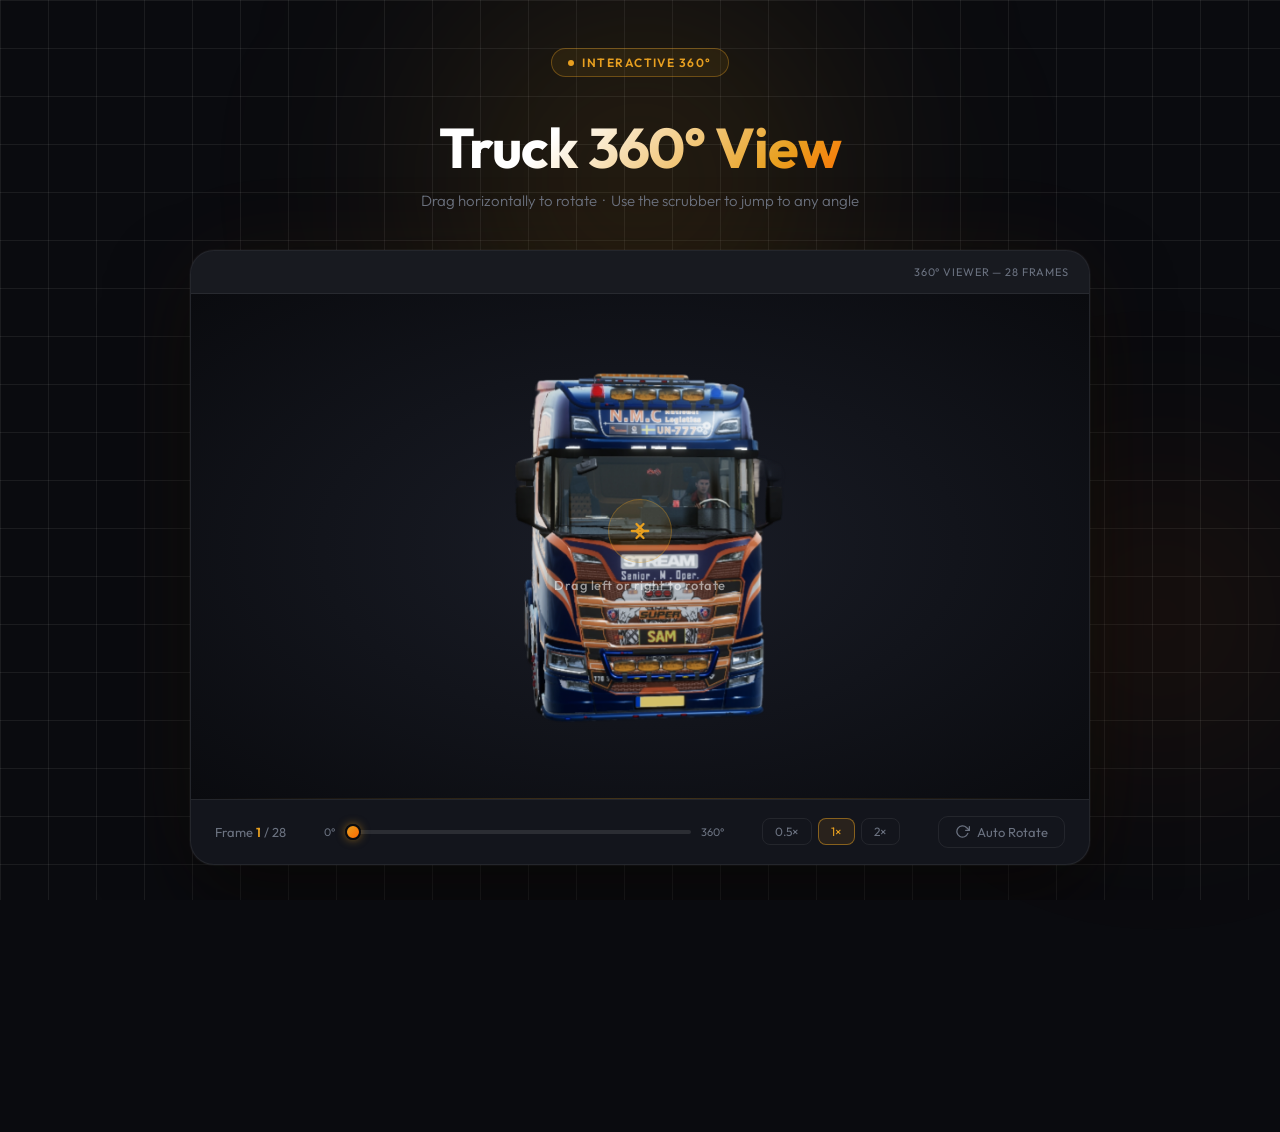
<file: truck360.html>
<!DOCTYPE html>
<html lang="en">
<head>
  <meta charset="UTF-8" />
  <meta name="viewport" content="width=device-width, initial-scale=1.0" />
  <title>360° Truck Viewer</title>
  <link rel="preconnect" href="https://fonts.googleapis.com" />
  <link href="https://fonts.googleapis.com/css2?family=Outfit:wght@300;400;600;700&display=swap" rel="stylesheet" />
  <style>
    *, *::before, *::after { box-sizing: border-box; margin: 0; padding: 0; }

    :root {
      --bg: #0a0b0f;
      --surface: #13151c;
      --border: rgba(255,255,255,0.07);
      --accent: #e8a020;
      --accent2: #ff6a00;
      --text: #f0f0f5;
      --muted: #6b7280;
    }

    html, body {
      height: 100%;
      font-family: 'Outfit', sans-serif;
      background: var(--bg);
      color: var(--text);
      overflow-x: hidden;
    }

    /* ── BACKGROUND GRID ── */
    body::before {
      content: '';
      position: fixed; inset: 0;
      background-image:
        linear-gradient(var(--border) 1px, transparent 1px),
        linear-gradient(90deg, var(--border) 1px, transparent 1px);
      background-size: 48px 48px;
      pointer-events: none;
      z-index: 0;
    }

    /* ── HERO GLOW ── */
    .glow-orb {
      position: fixed;
      border-radius: 50%;
      filter: blur(100px);
      pointer-events: none;
      z-index: 0;
    }
    .glow-orb.a {
      width: 600px; height: 600px;
      background: radial-gradient(circle, rgba(232,160,32,0.18) 0%, transparent 70%);
      top: -120px; left: 50%; transform: translateX(-50%);
    }
    .glow-orb.b {
      width: 400px; height: 400px;
      background: radial-gradient(circle, rgba(255,106,0,0.12) 0%, transparent 70%);
      bottom: 80px; right: -80px;
    }

    /* ── LAYOUT ── */
    .wrapper {
      position: relative;
      z-index: 1;
      min-height: 100vh;
      display: flex;
      flex-direction: column;
      align-items: center;
      padding: 48px 24px 80px;
      gap: 40px;
    }

    /* ── BADGE ── */
    .badge {
      display: inline-flex;
      align-items: center;
      gap: 8px;
      padding: 6px 16px;
      border-radius: 999px;
      border: 1px solid rgba(232,160,32,0.35);
      background: rgba(232,160,32,0.08);
      font-size: 12px;
      font-weight: 600;
      letter-spacing: 0.12em;
      text-transform: uppercase;
      color: var(--accent);
    }
    .badge span { width: 6px; height: 6px; border-radius: 50%; background: var(--accent); display: block; animation: pulse 2s ease-in-out infinite; }

    @keyframes pulse { 0%,100%{opacity:1;transform:scale(1)} 50%{opacity:.4;transform:scale(.7)} }

    /* ── HEADING ── */
    .heading {
      text-align: center;
    }
    .heading h1 {
      font-size: clamp(2rem, 5vw, 3.5rem);
      font-weight: 700;
      line-height: 1.1;
      letter-spacing: -0.02em;
      background: linear-gradient(135deg, #ffffff 30%, var(--accent) 80%, var(--accent2) 100%);
      -webkit-background-clip: text;
      -webkit-text-fill-color: transparent;
      background-clip: text;
    }
    .heading p {
      margin-top: 12px;
      font-size: 15px;
      color: var(--muted);
      font-weight: 300;
    }

    /* ── VIEWER CARD ── */
    .viewer-card {
      width: 100%;
      max-width: 900px;
      background: var(--surface);
      border: 1px solid var(--border);
      border-radius: 24px;
      overflow: hidden;
      box-shadow:
        0 0 0 1px rgba(255,255,255,0.03),
        0 40px 80px rgba(0,0,0,0.5),
        0 0 100px rgba(232,160,32,0.06);
      position: relative;
    }

    /* top bar */
    .viewer-topbar {
      display: flex;
      align-items: center;
      gap: 8px;
      padding: 14px 20px;
      border-bottom: 1px solid var(--border);
      background: rgba(255,255,255,0.02);
    }

    .viewer-topbar-label {
      margin-left: auto;
      font-size: 11px;
      color: var(--muted);
      letter-spacing: 0.08em;
      text-transform: uppercase;
    }

    /* canvas area */
    .viewer-stage {
      position: relative;
      width: 100%;
      aspect-ratio: 16/9;
      cursor: grab;
      user-select: none;
      -webkit-user-select: none;
      overflow: hidden;
      background: radial-gradient(ellipse at center, #1a1d27 0%, #0a0b0f 100%);
    }
    .viewer-stage:active { cursor: grabbing; }

    .viewer-stage img {
      position: absolute;
      inset: 0;
      width: 100%;
      height: 100%;
      object-fit: contain;
      opacity: 0;
      transition: opacity 0s;
      pointer-events: none;
      will-change: opacity;
    }
    .viewer-stage img.active { opacity: 1; }

    /* drag hint overlay */
    .drag-hint {
      position: absolute;
      inset: 0;
      display: flex;
      flex-direction: column;
      align-items: center;
      justify-content: center;
      gap: 14px;
      z-index: 10;
      pointer-events: none;
      transition: opacity 0.5s;
    }
    .drag-hint-icon {
      width: 64px; height: 64px;
      border-radius: 50%;
      background: rgba(232,160,32,0.12);
      border: 1px solid rgba(232,160,32,0.3);
      display: flex; align-items: center; justify-content: center;
      animation: float 3s ease-in-out infinite;
    }
    .drag-hint-icon svg { width: 28px; height: 28px; fill: none; stroke: var(--accent); stroke-width: 2; stroke-linecap: round; }
    .drag-hint span {
      font-size: 13px;
      font-weight: 500;
      color: rgba(255,255,255,0.55);
      letter-spacing: 0.04em;
    }
    .drag-hint.hidden { opacity: 0; }

    @keyframes float { 0%,100%{transform:translateY(0)} 50%{transform:translateY(-8px)} }

    /* loading overlay */
    .loading-overlay {
      position: absolute;
      inset: 0;
      display: flex;
      flex-direction: column;
      align-items: center;
      justify-content: center;
      gap: 20px;
      background: rgba(10,11,15,0.92);
      z-index: 20;
      transition: opacity 0.6s;
    }
    .loading-overlay.hidden { opacity: 0; pointer-events: none; }
    .spinner {
      width: 48px; height: 48px;
      border-radius: 50%;
      border: 3px solid rgba(232,160,32,0.15);
      border-top-color: var(--accent);
      animation: spin 0.9s linear infinite;
    }
    @keyframes spin { to { transform: rotate(360deg); } }
    .loading-text {
      font-size: 13px;
      color: var(--muted);
      letter-spacing: 0.06em;
    }
    .progress-bar-wrap {
      width: 180px;
      height: 3px;
      background: rgba(255,255,255,0.08);
      border-radius: 99px;
      overflow: hidden;
    }
    .progress-bar-fill {
      height: 100%;
      width: 0%;
      background: linear-gradient(90deg, var(--accent), var(--accent2));
      border-radius: 99px;
      transition: width 0.2s;
    }

    /* floor reflection line */
    .floor-line {
      position: absolute;
      bottom: 0; left: 0; right: 0;
      height: 1px;
      background: linear-gradient(90deg, transparent, rgba(232,160,32,0.25) 50%, transparent);
    }

    /* ── BOTTOM BAR ── */
    .viewer-bar {
      display: flex;
      align-items: center;
      justify-content: space-between;
      padding: 16px 24px;
      border-top: 1px solid var(--border);
      gap: 16px;
      flex-wrap: wrap;
    }

    .frame-counter {
      font-size: 13px;
      color: var(--muted);
    }
    .frame-counter strong { color: var(--accent); font-weight: 600; }

    /* scrubber */
    .scrubber-wrap {
      flex: 1;
      min-width: 120px;
      max-width: 400px;
      display: flex;
      align-items: center;
      gap: 10px;
    }
    .scrubber-label { font-size: 11px; color: var(--muted); white-space: nowrap; }
    input[type=range] {
      -webkit-appearance: none;
      flex: 1;
      height: 4px;
      border-radius: 99px;
      background: rgba(255,255,255,0.1);
      outline: none;
      cursor: pointer;
    }
    input[type=range]::-webkit-slider-thumb {
      -webkit-appearance: none;
      width: 16px; height: 16px;
      border-radius: 50%;
      background: linear-gradient(135deg, var(--accent), var(--accent2));
      border: 2px solid #0a0b0f;
      cursor: pointer;
      box-shadow: 0 0 8px rgba(232,160,32,0.5);
    }

    /* speed control */
    .speed-btns {
      display: flex;
      gap: 6px;
    }
    .speed-btn {
      padding: 5px 12px;
      border-radius: 8px;
      border: 1px solid var(--border);
      background: transparent;
      color: var(--muted);
      font-size: 12px;
      font-family: 'Outfit', sans-serif;
      cursor: pointer;
      transition: all 0.2s;
    }
    .speed-btn:hover, .speed-btn.active {
      border-color: rgba(232,160,32,0.5);
      background: rgba(232,160,32,0.1);
      color: var(--accent);
    }

    /* auto-rotate toggle */
    .rotate-btn {
      display: flex;
      align-items: center;
      gap: 7px;
      padding: 7px 16px;
      border-radius: 10px;
      border: 1px solid var(--border);
      background: transparent;
      color: var(--muted);
      font-size: 13px;
      font-family: 'Outfit', sans-serif;
      cursor: pointer;
      transition: all 0.25s;
      white-space: nowrap;
    }
    .rotate-btn svg { width: 15px; height: 15px; }
    .rotate-btn:hover, .rotate-btn.active {
      border-color: rgba(232,160,32,0.45);
      background: rgba(232,160,32,0.08);
      color: var(--accent);
    }

    /* ── STATS ROW ── */
    .stats {
      display: flex;
      gap: 20px;
      flex-wrap: wrap;
      justify-content: center;
    }
    .stat {
      display: flex;
      flex-direction: column;
      align-items: center;
      gap: 4px;
      padding: 18px 28px;
      background: var(--surface);
      border: 1px solid var(--border);
      border-radius: 16px;
      min-width: 120px;
    }
    .stat-val {
      font-size: 1.8rem;
      font-weight: 700;
      background: linear-gradient(135deg, #fff 40%, var(--accent));
      -webkit-background-clip: text;
      -webkit-text-fill-color: transparent;
      background-clip: text;
    }
    .stat-key {
      font-size: 11px;
      text-transform: uppercase;
      letter-spacing: 0.1em;
      color: var(--muted);
    }

    /* ── FOOTER ── */
    footer {
      font-size: 12px;
      color: var(--muted);
      opacity: 0.5;
      letter-spacing: 0.05em;
    }

    /* ── RESPONSIVE ── */
    @media (max-width: 600px) {
      .viewer-bar { flex-direction: column; align-items: flex-start; }
      .scrubber-wrap { max-width: 100%; width: 100%; }
    }
  </style>
</head>
<body>

  <div class="glow-orb a"></div>
  <div class="glow-orb b"></div>

  <div class="wrapper">

    <div class="badge"><span></span>Interactive 360°</div>

    <div class="heading">
      <h1>Truck 360° View</h1>
      <p>Drag horizontally to rotate &nbsp;·&nbsp; Use the scrubber to jump to any angle</p>
    </div>

    <!-- VIEWER -->
    <div class="viewer-card">

      <div class="viewer-topbar">
        <span class="viewer-topbar-label">360° Viewer &mdash; 28 frames</span>
      </div>

      <div class="viewer-stage" id="stage">

        <!-- Loading overlay -->
        <div class="loading-overlay" id="loadingOverlay">
          <div class="spinner"></div>
          <div class="progress-bar-wrap"><div class="progress-bar-fill" id="progressFill"></div></div>
          <div class="loading-text" id="loadingText">Loading images… 0 / 28</div>
        </div>

        <!-- Drag hint -->
        <div class="drag-hint" id="dragHint">
          <div class="drag-hint-icon">
            <svg viewBox="0 0 24 24"><polyline points="15 18 9 12 15 6"/><line x1="5" y1="12" x2="19" y2="12"/><polyline points="9 6 15 12 9 18"/></svg>
          </div>
          <span>Drag left or right to rotate</span>
        </div>

        <!-- Images injected by JS -->
        <div id="imgContainer"></div>

        <div class="floor-line"></div>
      </div>

      <div class="viewer-bar">
        <div class="frame-counter">Frame <strong id="frameNum">1</strong> / 28</div>

        <div class="scrubber-wrap">
          <span class="scrubber-label">0°</span>
          <input type="range" id="scrubber" min="0" max="27" value="0" step="1" />
          <span class="scrubber-label">360°</span>
        </div>

        <div class="speed-btns">
          <button class="speed-btn" data-speed="0.5">0.5×</button>
          <button class="speed-btn active" data-speed="1">1×</button>
          <button class="speed-btn" data-speed="2">2×</button>
        </div>

        <button class="rotate-btn" id="rotateBtn">
          <svg viewBox="0 0 24 24" fill="none" stroke="currentColor" stroke-width="2" stroke-linecap="round" stroke-linejoin="round">
            <polyline points="23 4 23 10 17 10"/><path d="M20.49 15a9 9 0 1 1-2.12-9.36L23 10"/>
          </svg>
          Auto Rotate
        </button>
      </div>
    </div>

    <!-- Stats -->
    <div class="stats">
      <div class="stat"><div class="stat-val">28</div><div class="stat-key">Frames</div></div>
      <div class="stat"><div class="stat-val">360°</div><div class="stat-key">Coverage</div></div>
      <div class="stat"><div class="stat-val" id="statFPS">—</div><div class="stat-key">Current Frame</div></div>
    </div>

    <footer>© 2026 &mdash; 360° Interactive Viewer</footer>
  </div>

  <script>
    const TOTAL = 28;
    // Build image path list: "Pictures/3d (1).png" … "Pictures/3d (28).png"
    const paths = Array.from({ length: TOTAL }, (_, i) => `Pictures/3d (${i + 1}).png`);

    const stage       = document.getElementById('stage');
    const container   = document.getElementById('imgContainer');
    const loadingOvr  = document.getElementById('loadingOverlay');
    const progressFill= document.getElementById('progressFill');
    const loadingText = document.getElementById('loadingText');
    const dragHint    = document.getElementById('dragHint');
    const frameNum    = document.getElementById('frameNum');
    const statFPS     = document.getElementById('statFPS');
    const scrubber    = document.getElementById('scrubber');
    const rotateBtn   = document.getElementById('rotateBtn');

    let currentFrame  = 0;
    let loaded        = 0;
    let isDragging    = false;
    let dragStartX    = 0;
    let dragStartFrame= 0;
    let hintDismissed = false;
    let autoRotating  = false;
    let autoTimer     = null;
    let dragSensitivity = 1;   // pixels per frame change denominator
    const DRAG_PX_PER_FRAME = 18; // px of drag to advance 1 frame

    // ─── CREATE IMG ELEMENTS ───
    const imgs = paths.map((src, i) => {
      const img = document.createElement('img');
      img.src = src;
      img.alt = `Truck angle ${i + 1}`;
      if (i === 0) img.classList.add('active');
      img.addEventListener('load', onLoad);
      img.addEventListener('error', onLoad); // count errors too so we don't hang
      container.appendChild(img);
      return img;
    });

    function onLoad() {
      loaded++;
      const pct = Math.round((loaded / TOTAL) * 100);
      progressFill.style.width = pct + '%';
      loadingText.textContent = `Loading images… ${loaded} / ${TOTAL}`;
      if (loaded >= TOTAL) {
        setTimeout(() => {
          loadingOvr.classList.add('hidden');
        }, 400);
      }
    }

    // ─── SHOW FRAME ───
    function showFrame(idx) {
      idx = ((idx % TOTAL) + TOTAL) % TOTAL;
      if (idx === currentFrame) return;
      imgs[currentFrame].classList.remove('active');
      currentFrame = idx;
      imgs[currentFrame].classList.add('active');
      frameNum.textContent = currentFrame + 1;
      statFPS.textContent  = currentFrame + 1;
      scrubber.value       = currentFrame;
    }

    // ─── DRAG (MOUSE) ───
    stage.addEventListener('mousedown', e => {
      isDragging    = true;
      dragStartX    = e.clientX;
      dragStartFrame= currentFrame;
      dismissHint();
      stopAutoRotate();
      e.preventDefault();
    });

    window.addEventListener('mousemove', e => {
      if (!isDragging) return;
      const delta = dragStartX - e.clientX;           // positive → drag left → next frame
      const frameDelta = Math.round(delta / (DRAG_PX_PER_FRAME / dragSensitivity));
      showFrame(dragStartFrame + frameDelta);
    });

    window.addEventListener('mouseup', () => { isDragging = false; });

    // ─── DRAG (TOUCH) ───
    stage.addEventListener('touchstart', e => {
      isDragging    = true;
      dragStartX    = e.touches[0].clientX;
      dragStartFrame= currentFrame;
      dismissHint();
      stopAutoRotate();
      e.preventDefault();
    }, { passive: false });

    window.addEventListener('touchmove', e => {
      if (!isDragging) return;
      const delta = dragStartX - e.touches[0].clientX;
      const frameDelta = Math.round(delta / (DRAG_PX_PER_FRAME / dragSensitivity));
      showFrame(dragStartFrame + frameDelta);
    }, { passive: true });

    window.addEventListener('touchend', () => { isDragging = false; });

    // ─── SCRUBBER ───
    scrubber.addEventListener('input', () => {
      stopAutoRotate();
      dismissHint();
      showFrame(+scrubber.value);
    });

    // ─── SPEED BUTTONS ───
    document.querySelectorAll('.speed-btn').forEach(btn => {
      btn.addEventListener('click', () => {
        document.querySelectorAll('.speed-btn').forEach(b => b.classList.remove('active'));
        btn.classList.add('active');
        dragSensitivity = parseFloat(btn.dataset.speed);
      });
    });

    // ─── AUTO ROTATE ───
    function startAutoRotate() {
      if (autoTimer) clearInterval(autoTimer);
      autoRotating = true;
      rotateBtn.classList.add('active');
      const interval = Math.round(80 / dragSensitivity);
      autoTimer = setInterval(() => {
        showFrame(currentFrame + 1);
      }, interval);
    }

    function stopAutoRotate() {
      if (!autoRotating) return;
      autoRotating = false;
      rotateBtn.classList.remove('active');
      clearInterval(autoTimer);
      autoTimer = null;
    }

    rotateBtn.addEventListener('click', () => {
      if (autoRotating) stopAutoRotate();
      else startAutoRotate();
    });

    // ─── HINT DISMISS ───
    function dismissHint() {
      if (hintDismissed) return;
      hintDismissed = true;
      dragHint.classList.add('hidden');
    }

    // ─── KEYBOARD ───
    window.addEventListener('keydown', e => {
      if (e.key === 'ArrowLeft')  { stopAutoRotate(); dismissHint(); showFrame(currentFrame - 1); }
      if (e.key === 'ArrowRight') { stopAutoRotate(); dismissHint(); showFrame(currentFrame + 1); }
      if (e.key === ' ')          { e.preventDefault(); autoRotating ? stopAutoRotate() : startAutoRotate(); }
    });

    // ─── WHEEL (horizontal scroll) ───
    stage.addEventListener('wheel', e => {
      e.preventDefault();
      stopAutoRotate();
      dismissHint();
      const dir = e.deltaX !== 0 ? Math.sign(e.deltaX) : Math.sign(e.deltaY);
      showFrame(currentFrame + dir);
    }, { passive: false });
  </script>
</body>
</html>
</file>
<file: css/styles.css>
/* ─── Dot Grid ──────────────────────────────────────────── */
.dot-grid-wrap {
    position: absolute;
    inset: 0;
    width: 100%;
    height: 100%;
    z-index: 1;  /* above hero-bg (z-index:0) but below hero-content (z-index:2) */
    pointer-events: none;
}
.dot-grid-canvas {
    position: absolute;
    inset: 0;
    width: 100%;
    height: 100%;
    pointer-events: none;
    display: block;
}

/* ─── Reset & Base ─────────────────────────────────────── */
*,
*::before,
*::after {
    box-sizing: border-box;
    margin: 0;
    padding: 0;
}

:root {
    --navy: #0a1628;
    --navy2: #0d1f3c;
    --gold: #e8a020;
    --gold2: #ffbf47;
    --red: #c0392b;
    --white: #f0f4ff;
    --card: rgba(255, 255, 255, 0.08);
    --border: rgba(255, 255, 255, 0.12);
}

html {
    scroll-behavior: smooth;
}

body {
    font-family: 'Inter', sans-serif;
    background: var(--navy);
    color: var(--white);
    overflow-x: hidden;
}

a {
    text-decoration: none;
    color: inherit;
}

/* ─── Scrollbar ─────────────────────────────────────────── */
::-webkit-scrollbar {
    width: 6px;
}

::-webkit-scrollbar-track {
    background: var(--navy);
}

::-webkit-scrollbar-thumb {
    background: var(--gold);
    border-radius: 3px;
}

/* ─── Nav ───────────────────────────────────────────────── */
nav {
    position: fixed;
    top: 0;
    left: 0;
    right: 0;
    z-index: 100;
    display: flex;
    align-items: center;
    justify-content: space-between;
    padding: 0 60px;
    height: 72px;
    background: rgba(10, 22, 40, 0.85);
    backdrop-filter: blur(20px);
    border-bottom: 1px solid var(--border);
    transition: all .3s;
}

.nav-logo {
    display: flex;
    align-items: center;
    gap: 12px;
}

.nav-logo .emblem {
    width: 42px;
    height: 42px;
    background: linear-gradient(135deg, var(--gold), var(--gold2));
    border-radius: 8px;
    display: flex;
    align-items: center;
    justify-content: center;
    font-family: 'Bebas Neue', sans-serif;
    font-size: 22px;
    color: var(--navy);
    box-shadow: 0 0 20px rgba(232, 160, 32, .4);
}

.nav-logo span {
    font-family: 'Bebas Neue', sans-serif;
    font-size: 22px;
    letter-spacing: 2px;
    background: linear-gradient(90deg, var(--white), var(--gold));
    -webkit-background-clip: text;
    -webkit-text-fill-color: transparent;
}

.nav-links {
    display: flex;
    gap: 36px;
    font-size: 14px;
    font-weight: 500;
}

.nav-links a {
    color: var(--muted);
    transition: color .2s;
    position: relative;
}

.nav-links a::after {
    content: '';
    position: absolute;
    bottom: -4px;
    left: 0;
    right: 0;
    height: 2px;
    background: var(--gold);
    border-radius: 2px;
    transform: scaleX(0);
    transition: transform .2s;
}

.nav-links a:hover {
    color: var(--white);
}

.nav-links a:hover::after {
    transform: scaleX(1);
}

.nav-btn {
    padding: 10px 24px;
    background: linear-gradient(135deg, var(--gold), var(--gold2));
    color: var(--navy);
    font-weight: 700;
    font-size: 13px;
    border-radius: 8px;
    letter-spacing: .5px;
    transition: transform .2s, box-shadow .2s;
}

.nav-btn:hover {
    transform: translateY(-2px);
    box-shadow: 0 8px 24px rgba(232, 160, 32, .4);
}

/* ─── Hero ──────────────────────────────────────────────── */
#hero {
    min-height: 100vh;
    position: relative;
    display: flex;
    align-items: center;
    overflow: hidden;
    padding: 0 60px;
    isolation: isolate;
}

/* Overlay scrim — lightened so bg_truck.png shows through */
.hero-bg {
    position: absolute;
    inset: 0;
    z-index: -2;
    background:
        linear-gradient(to bottom,
            rgba(10, 22, 40, 0.55) 0%,
            rgba(10, 22, 40, 0.15) 40%,
            rgba(10, 22, 40, 0.35) 70%,
            rgba(10, 22, 40, 0.88) 100%);
}

/* Stars */
.stars {
    position: absolute;
    inset: 0;
    background-image:
        radial-gradient(1px 1px at 20% 15%, rgba(255, 255, 255, .6) 0%, transparent 100%),
        radial-gradient(1px 1px at 75% 10%, rgba(255, 255, 255, .5) 0%, transparent 100%),
        radial-gradient(1px 1px at 50% 25%, rgba(255, 255, 255, .4) 0%, transparent 100%),
        radial-gradient(1px 1px at 10% 40%, rgba(255, 255, 255, .3) 0%, transparent 100%),
        radial-gradient(1px 1px at 90% 35%, rgba(255, 255, 255, .5) 0%, transparent 100%),
        radial-gradient(1px 1px at 35% 8%, rgba(255, 191, 71, .7) 0%, transparent 100%),
        radial-gradient(1px 1px at 62% 18%, rgba(255, 255, 255, .4) 0%, transparent 100%);
}

/* Animated glow line (road) */
.road-glow {
    position: absolute;
    bottom: 0;
    left: 0;
    right: 0;
    height: 60%;
    background: linear-gradient(to top, rgba(232, 160, 32, 0.06), transparent);
    pointer-events: none;
}

/* Moving headlights */
@keyframes headlight {
    0% {
        transform: translateX(-200px);
        opacity: 0;
    }

    10% {
        opacity: 1;
    }

    90% {
        opacity: 1;
    }

    100% {
        transform: translateX(110vw);
        opacity: 0;
    }
}

.light-beam {
    position: absolute;
    bottom: 28%;
    width: 300px;
    height: 80px;
    background: linear-gradient(90deg, transparent, rgba(255, 220, 100, 0.25), rgba(255, 220, 100, 0.08), transparent);
    border-radius: 50%;
    animation: headlight 8s linear infinite;
    pointer-events: none;
}

.light-beam:nth-child(2) {
    animation-delay: 3s;
    bottom: 32%;
    height: 60px;
}

.light-beam:nth-child(3) {
    animation-delay: 5.5s;
    bottom: 25%;
    height: 90px;
    width: 350px;
}

.hero-content {
    position: relative;
    z-index: 2;
    max-width: 700px;
}

.hero-badge {
    display: inline-flex;
    align-items: center;
    gap: 8px;
    padding: 6px 14px;
    background: rgba(232, 160, 32, 0.12);
    border: 1px solid rgba(232, 160, 32, 0.3);
    border-radius: 20px;
    font-size: 12px;
    font-weight: 600;
    letter-spacing: 2px;
    color: var(--gold);
    text-transform: uppercase;
    margin-bottom: 28px;
}

.hero-badge .dot {
    width: 6px;
    height: 6px;
    background: var(--gold);
    border-radius: 50%;
    animation: pulse 2s infinite;
}

@keyframes pulse {

    0%,
    100% {
        opacity: 1;
    }

    50% {
        opacity: 0.3;
    }
}

h1 {
    font-family: 'Bebas Neue', sans-serif;
    font-size: clamp(56px, 8vw, 102px);
    line-height: .95;
    letter-spacing: 2px;
    margin-bottom: 24px;
    color: var(--white);
}

h1 .highlight {
    background: linear-gradient(90deg, var(--gold), var(--gold2));
    -webkit-background-clip: text;
    -webkit-text-fill-color: transparent;
}

.hero-sub {
    font-size: 17px;
    color: var(--muted);
    line-height: 1.7;
    margin-bottom: 40px;
    max-width: 520px;
    font-weight: 400;
}

.hero-actions {
    display: flex;
    gap: 16px;
    flex-wrap: wrap;
}

.btn-primary {
    padding: 16px 36px;
    background: linear-gradient(135deg, var(--gold), var(--gold2));
    color: var(--navy);
    font-weight: 700;
    font-size: 15px;
    border-radius: 10px;
    border: none;
    cursor: pointer;
    transition: transform .2s, box-shadow .2s;
    display: inline-flex;
    align-items: center;
    gap: 10px;
}

.btn-primary:hover {
    transform: translateY(-3px);
    box-shadow: 0 12px 32px rgba(232, 160, 32, .45);
}

.btn-secondary {
    padding: 16px 36px;
    background: transparent;
    color: var(--white);
    font-weight: 600;
    font-size: 15px;
    border-radius: 10px;
    border: 1px solid var(--border);
    cursor: pointer;
    transition: all .2s;
    display: inline-flex;
    align-items: center;
    gap: 10px;
}

.btn-secondary:hover {
    border-color: var(--gold);
    color: var(--gold);
    background: rgba(232, 160, 32, .05);
}

/* Hero stats */
.hero-stats {
    position: absolute;
    right: 60px;
    bottom: 14%;
    z-index: 2;
    display: flex;
    flex-direction: column;
    gap: 20px;
}

.stat-card {
    background: var(--card);
    border: 1px solid var(--border);
    border-radius: 16px;
    padding: 20px 28px;
    backdrop-filter: blur(20px);
    text-align: center;
    transition: transform .3s, border-color .3s;
}

.stat-card:hover {
    transform: translateY(-4px);
    border-color: rgba(232, 160, 32, .3);
}

.stat-num {
    font-family: 'Bebas Neue', sans-serif;
    font-size: 40px;
    color: var(--gold);
    line-height: 1;
}

.stat-lbl {
    font-size: 12px;
    color: var(--muted);
    margin-top: 4px;
    font-weight: 500;
    letter-spacing: 1px;
    text-transform: uppercase;
}

/* ─── Section Common ─────────────────────────────────────── */
section {
    padding: 100px 60px;
}

.section-tag {
    display: inline-block;
    font-size: 11px;
    font-weight: 700;
    letter-spacing: 3px;
    text-transform: uppercase;
    color: var(--gold);
    margin-bottom: 16px;
}

.section-title {
    font-family: 'Bebas Neue', sans-serif;
    font-size: clamp(38px, 5vw, 64px);
    letter-spacing: 1px;
    line-height: 1;
    margin-bottom: 20px;
}

.section-sub {
    font-size: 16px;
    color: var(--muted);
    line-height: 1.8;
    max-width: 540px;
    margin-bottom: 60px;
}

/* ─── About ─────────────────────────────────────────────── */
#about {
    /* removed solid background */
}

.about-grid {
    display: grid;
    grid-template-columns: 1fr 1fr;
    gap: 80px;
    align-items: center;
}

.about-visual {
    position: relative;
    border-radius: 24px;
    overflow: hidden;
    aspect-ratio: 4/3;
    background: linear-gradient(135deg, #0d1f3c, #152040);
    border: 1px solid var(--border);
    display: flex;
    align-items: center;
    justify-content: center;
}

/* Truck SVG illustration */
.truck-icon-wrap {
    display: flex;
    flex-direction: column;
    align-items: center;
    gap: 16px;
}

.truck-svg {
    width: 220px;
    filter: drop-shadow(0 0 40px rgba(232, 160, 32, .3));
}

.about-visual-label {
    font-family: 'Bebas Neue', sans-serif;
    font-size: 13px;
    letter-spacing: 4px;
    color: var(--gold);
    opacity: .7;
}

/* Glow overlay */
.about-visual::before {
    content: '';
    position: absolute;
    bottom: 0;
    left: 0;
    right: 0;
    height: 50%;
    background: linear-gradient(to top, rgba(232, 160, 32, 0.08), transparent);
}

.about-features {
    display: flex;
    flex-direction: column;
    gap: 24px;
}

.feat-item {
    display: flex;
    gap: 18px;
    align-items: flex-start;
    padding: 20px;
    border-radius: 14px;
    background: rgba(255, 255, 255, 0.08); /* Increased base opacity */
    border: 1px solid var(--border);
    transition: all .3s;
    backdrop-filter: blur(12px);
    -webkit-backdrop-filter: blur(12px);
}

.feat-item:hover {
    background: rgba(255, 255, 255, 0.15); /* Highlight on hover */
    border-color: rgba(232, 160, 32, 0.4);
}

.feat-icon {
    width: 44px;
    height: 44px;
    min-width: 44px;
    background: rgba(232, 160, 32, 0.12);
    border-radius: 12px;
    display: flex;
    align-items: center;
    justify-content: center;
    font-size: 20px;
}
.feat-icon img {
    width: 26px;
    height: 26px;
    object-fit: contain;
}

.feat-title {
    font-weight: 700;
    font-size: 16px;
    margin-bottom: 6px;
}

.feat-desc {
    font-size: 14px;
    color: var(--muted);
    line-height: 1.6;
}

/* ─── Services ──────────────────────────────────────────── */
#services {
    /* removed solid background */
}

.services-grid {
    display: grid;
    grid-template-columns: repeat(3, 1fr);
    gap: 24px;
}

.division-card {
    background: var(--card);
    border: 1px solid var(--border);
    border-radius: 24px;
    padding: 48px;
    backdrop-filter: blur(12px);
    -webkit-backdrop-filter: blur(12px);
    transition: all .4s cubic-bezier(0.4, 0, 0.2, 1);
    position: relative;
    overflow: hidden;
}
.service-card {
    background: var(--card);
    border: 1px solid var(--border);
    border-radius: 20px;
    padding: 36px 30px;
    position: relative;
    overflow: hidden;
    transition: all .35s;
    cursor: default;
    backdrop-filter: blur(12px);
    -webkit-backdrop-filter: blur(12px);
}

.service-card::before {
    content: '';
    position: absolute;
    top: 0;
    left: 0;
    right: 0;
    height: 3px;
    background: linear-gradient(90deg, var(--gold), var(--gold2));
    transform: scaleX(0);
    transform-origin: left;
    transition: transform .35s;
}

.service-card:hover {
    transform: translateY(-6px);
    border-color: rgba(232, 160, 32, .25);
}

.service-card:hover::before {
    transform: scaleX(1);
}

.service-emoji {
    font-size: 38px;
    margin-bottom: 20px;
    display: block;
}

.service-name {
    font-family: 'Bebas Neue', sans-serif;
    font-size: 26px;
    letter-spacing: 1px;
    margin-bottom: 12px;
}

.service-desc {
    font-size: 14px;
    color: var(--muted);
    line-height: 1.7;
}

/* ─── Fleet ─────────────────────────────────────────────── */
#fleet {
    /* removed solid background */
}

.fleet-grid {
    display: grid;
    grid-template-columns: repeat(4, 1fr);
    gap: 20px;
}

.fleet-card {
    background: var(--card);
    border: 1px solid var(--border);
    border-radius: 16px;
    padding: 28px 20px;
    text-align: center;
    backdrop-filter: blur(12px);
    -webkit-backdrop-filter: blur(12px);
    transition: all .3s;
}

.fleet-card:hover {
    border-color: rgba(232, 160, 32, .35);
    transform: scale(1.03);
}

.fleet-truck-icon {
    font-size: 48px;
    margin-bottom: 14px;
    filter: drop-shadow(0 4px 12px rgba(232, 160, 32, .25));
}

.fleet-name {
    font-weight: 700;
    font-size: 15px;
    margin-bottom: 6px;
}

.fleet-tag {
    display: inline-block;
    font-size: 11px;
    font-weight: 600;
    padding: 3px 10px;
    border-radius: 20px;
    background: rgba(232, 160, 32, .12);
    color: var(--gold);
    letter-spacing: 1px;
}

/* ─── Recruitment / CTA ──────────────────────────────────── */
#join {
    background: var(--navy);
    text-align: center;
}

.join-wrapper {
    max-width: 700px;
    margin: 0 auto;
}

.join-card {
    background: linear-gradient(135deg, rgba(232, 160, 32, 0.08), rgba(232, 160, 32, 0.02));
    border: 1px solid rgba(232, 160, 32, .25);
    border-radius: 28px;
    padding: 70px 60px;
    position: relative;
    overflow: hidden;
}

.join-card::after {
    content: '';
    position: absolute;
    top: -60px;
    right: -60px;
    width: 200px;
    height: 200px;
    background: radial-gradient(circle, rgba(232, 160, 32, .15), transparent 70%);
    pointer-events: none;
}

.join-card h2 {
    font-family: 'Bebas Neue', sans-serif;
    font-size: clamp(40px, 6vw, 72px);
    line-height: .95;
    margin-bottom: 20px;
    letter-spacing: 2px;
}

.join-card p {
    font-size: 16px;
    color: var(--muted);
    margin-bottom: 36px;
    line-height: 1.7;
}

.requirements {
    display: flex;
    justify-content: center;
    gap: 32px;
    flex-wrap: wrap;
    margin-bottom: 40px;
}

.req-item {
    display: flex;
    align-items: center;
    gap: 8px;
    font-size: 14px;
    color: var(--muted);
}

.req-item .check {
    color: var(--gold);
    font-size: 16px;
}

/* ─── Stats Banner ───────────────────────────────────────── */
#stats {
    background: linear-gradient(135deg, var(--navy2), var(--navy));
    padding: 60px;
}

.stats-row {
    display: flex;
    justify-content: space-around;
    flex-wrap: wrap;
    gap: 40px;
}

.stat-big {
    text-align: center;
}

.stat-big .num {
    font-family: 'Bebas Neue', sans-serif;
    font-size: 72px;
    line-height: 1;
    background: linear-gradient(90deg, var(--gold), var(--gold2));
    -webkit-background-clip: text;
    -webkit-text-fill-color: transparent;
}

.stat-big .lbl {
    font-size: 14px;
    color: var(--muted);
    margin-top: 8px;
    font-weight: 500;
    letter-spacing: 1px;
}

/* ─── Footer ─────────────────────────────────────────────── */
footer {
    background: rgba(0, 0, 0, .4);
    border-top: 1px solid var(--border);
    padding: 40px 60px;
    display: flex;
    align-items: center;
    justify-content: space-between;
    flex-wrap: wrap;
    gap: 20px;
}

.footer-logo {
    display: flex;
    align-items: center;
    gap: 10px;
}

.footer-logo span {
    font-family: 'Bebas Neue', sans-serif;
    font-size: 18px;
    letter-spacing: 2px;
    color: var(--muted);
}

.footer-links {
    display: flex;
    gap: 24px;
    font-size: 13px;
    color: var(--muted);
}

.footer-links a:hover {
    color: var(--gold);
}

.footer-copy {
    font-size: 13px;
    color: rgba(138, 155, 191, .5);
}

/* ─── Reveal animations ──────────────────────────────────── */
.reveal {
    opacity: 0;
    transform: translateY(30px);
    transition: opacity .7s ease, transform .7s ease;
}

.reveal.visible {
    opacity: 1;
    transform: translateY(0);
}

.reveal-delay-1 {
    transition-delay: .1s;
}

.reveal-delay-2 {
    transition-delay: .2s;
}

.reveal-delay-3 {
    transition-delay: .3s;
}

/* ─── Responsive ─────────────────────────────────────────── */
@media (max-width: 1100px) {
    .hero-stats {
        display: none;
    }

    .about-grid {
        grid-template-columns: 1fr;
    }

    .about-visual {
        aspect-ratio: 16/9;
        max-height: 250px;
    }

    .services-grid {
        grid-template-columns: 1fr 1fr;
    }

    .fleet-grid {
        grid-template-columns: 1fr 1fr;
    }
}

@media (max-width: 700px) {
    nav {
        padding: 0 24px;
    }

    .nav-links {
        display: none;
    }

    section {
        padding: 70px 24px;
    }

    #hero {
        padding: 0 24px;
    }

    .services-grid,
    .fleet-grid {
        grid-template-columns: 1fr;
    }

    .join-card {
        padding: 40px 24px;
    }

    footer {
        flex-direction: column;
        text-align: center;
    }
}

/* ─── Modal ─────────────────────────────────────────────── */
.modal-overlay {
    position: fixed;
    top: 0;
    left: 0;
    right: 0;
    bottom: 0;
    background: rgba(10, 22, 40, 0.9);
    backdrop-filter: blur(10px);
    z-index: 1000;
    display: flex;
    align-items: center;
    justify-content: center;
    opacity: 0;
    visibility: hidden;
    transition: all .3s;
}

.modal-overlay.active {
    opacity: 1;
    visibility: visible;
}

.modal-content {
    background: var(--navy2);
    border: 1px solid rgba(232, 160, 32, .3);
    border-radius: 20px;
    width: 100%;
    max-width: 600px;
    padding: 40px;
    position: relative;
    transform: translateY(20px);
    transition: all .3s;
    max-height: 90vh;
    overflow-y: auto;
}

.modal-overlay.active .modal-content {
    transform: translateY(0);
}

.modal-close {
    position: absolute;
    top: 20px;
    right: 20px;
    background: transparent;
    border: none;
    color: var(--muted);
    font-size: 24px;
    cursor: pointer;
    transition: color .2s;
}

.modal-close:hover {
    color: var(--gold);
}

.modal-title {
    font-family: 'Bebas Neue', sans-serif;
    font-size: 32px;
    color: var(--gold);
    margin-bottom: 24px;
    letter-spacing: 1px;
}

.form-group {
    margin-bottom: 24px;
}

.form-label {
    display: block;
    margin-bottom: 8px;
    font-weight: 600;
    font-size: 14px;
    color: var(--white);
}

.form-input,
.form-select,
.form-textarea {
    width: 100%;
    padding: 12px 16px;
    background: rgba(255, 255, 255, 0.05);
    border: 1px solid var(--border);
    border-radius: 8px;
    color: var(--white);
    font-family: 'Inter', sans-serif;
    font-size: 14px;
    transition: border-color .3s;
}

.form-textarea {
    resize: vertical;
    min-height: 80px;
}

.form-input:focus,
.form-select:focus,
.form-textarea:focus {
    outline: none;
    border-color: var(--gold);
}

/* ─── Divisions & Partners ──────────────────────────────── */
.divisions-grid,
.partners-grid {
    display: grid;
    grid-template-columns: repeat(2, 1fr);
    gap: 30px;
}

.division-card,
.partner-card {
    background: var(--card);
    border: 1px solid var(--border);
    border-radius: 16px;
    padding: 40px;
    position: relative;
    overflow: hidden;
    transition: all .3s;
    backdrop-filter: blur(12px);
    -webkit-backdrop-filter: blur(12px);
}

.division-card:hover,
.partner-card:hover {
    border-color: rgba(232, 160, 32, .3);
    transform: translateY(-4px);
}

.division-title {
    font-family: 'Bebas Neue', sans-serif;
    font-size: 32px;
    color: var(--gold);
    margin-bottom: 12px;
}

.division-desc {
    font-size: 15px;
    color: var(--muted);
    line-height: 1.6;
}

.partner-logo {
    width: 120px;
    height: 120px;
    background: rgba(255, 255, 255, 0.02);
    border-radius: 12px;
    margin-bottom: 20px;
    display: flex;
    align-items: center;
    justify-content: center;
    font-family: 'Bebas Neue', sans-serif;
    font-size: 24px;
    color: var(--muted);
    border: 1px dashed var(--border);
}

@media (max-width: 700px) {

    .divisions-grid,
    .partners-grid {
        grid-template-columns: 1fr;
    }
}

/* ─── Dynamic Partner Cards ──────────────────────────── */
.partner-card {
    position: relative;
    border: 1px solid rgba(232, 160, 32, .18);
    border-radius: 16px;
    overflow: hidden;
    min-height: 240px;
    display: flex;
    flex-direction: column;
    justify-content: flex-end;
    padding: 24px;
    background: var(--surface);
    transition: transform .3s, box-shadow .3s;
}

.partner-card:hover {
    transform: translateY(-4px);
    box-shadow: 0 20px 50px rgba(0, 0, 0, .5);
}

.partner-bg {
    position: absolute;
    inset: 0;
    background-size: cover;
    background-position: center;
    filter: brightness(.35);
    transition: filter .4s;
}

.partner-card:hover .partner-bg {
    filter: brightness(.5);
}

.partner-logo-box {
    position: absolute;
    top: 20px;
    left: 20px;
    width: 72px;
    height: 72px;
    background: rgba(10, 22, 40, .75);
    border: 1px dashed rgba(232, 160, 32, .35);
    border-radius: 12px;
    display: flex;
    align-items: center;
    justify-content: center;
    font-size: 10px;
    letter-spacing: 1px;
    color: var(--muted);
    overflow: hidden;
}

.partner-logo-box img {
    width: 100%;
    height: 100%;
    object-fit: cover;
    border-radius: 12px;
}

.partner-name {
    position: relative;
    font-size: 22px;
    font-weight: 800;
    color: var(--gold);
    letter-spacing: 1px;
    text-transform: uppercase;
    margin-bottom: 6px;
}

.partner-desc {
    position: relative;
    font-size: 13px;
    color: rgba(255, 255, 255, .65);
    line-height: 1.6;
}

/* ─── Members Grid (Officers & Drivers) ──────────────── */
.members-grid {
    display: grid;
    grid-template-columns: repeat(auto-fill, minmax(180px, 1fr));
    gap: 24px;
    max-width: 1100px;
    margin: 0 auto;
}

.officers-grid {
    grid-template-columns: repeat(auto-fill, minmax(200px, 1fr));
}

.member-card {
    background: rgba(255, 255, 255, 0.08); /* Increased base opacity for visibility */
    border: 1px solid rgba(232, 160, 32, .15);
    border-radius: 16px;
    overflow: hidden;
    display: flex;
    flex-direction: column;
    align-items: center;
    padding: 24px 16px 20px;
    gap: 12px;
    transition: transform .3s, box-shadow .3s;
    text-align: center;
    backdrop-filter: blur(12px);
    -webkit-backdrop-filter: blur(12px);
}

.member-card:hover {
    transform: translateY(-4px);
    box-shadow: 0 16px 40px rgba(0, 0, 0, .45);
}

.member-photo {
    width: 90px;
    height: 90px;
    border-radius: 50%;
    object-fit: cover;
    border: 3px solid var(--gold);
}

.officers-grid .member-photo {
    width: 110px;
    height: 110px;
}

.member-name {
    font-size: 15px;
    font-weight: 700;
    color: #fff;
    letter-spacing: .5px;
}

.member-role {
    font-size: 12px;
    font-weight: 600;
    color: var(--gold);
    letter-spacing: 1px;
    text-transform: uppercase;
}

.member-empty {
    grid-column: 1 / -1;
    color: var(--muted);
    font-size: 14px;
    padding: 40px;
    text-align: center;
    border: 1px dashed rgba(255, 255, 255, .1);
    border-radius: 12px;
}

.member-empty code {
    color: var(--gold);
}

/* Officers: gold accent strip at top of card */
.officers-grid .member-card::before {
    content: '';
    display: block;
    width: 100%;
    height: 4px;
    background: linear-gradient(90deg, var(--gold), transparent);
    margin: -24px -16px 0;
    width: calc(100% + 32px);
}

/* ─── Mobile: Drivers as horizontal scroll strip ─────── */
@media (max-width: 640px) {
    .drivers-grid {
        grid-template-columns: unset;
        display: flex;
        flex-direction: row;
        overflow-x: auto;
        gap: 16px;
        padding-bottom: 12px;
        -webkit-overflow-scrolling: touch;
        scrollbar-width: thin;
    }

    .drivers-grid .member-card {
        flex: 0 0 140px;
        min-width: 140px;
        padding: 18px 12px 14px;
    }

    .drivers-grid .member-photo {
        width: 72px;
        height: 72px;
    }
}

/* ─── Media Gallery ──────────────────────────────────── */
.gallery-grid {
    columns: 3;
    column-gap: 16px;
    max-width: 1200px;
    margin: 0 auto;
}

@media (max-width: 900px) {
    .gallery-grid {
        columns: 2;
    }
}

/* Phone: horizontal scroll strip — keeps page height short */
@media (max-width: 600px) {
    .gallery-grid {
        columns: unset;
        display: flex;
        flex-direction: row;
        overflow-x: auto;
        gap: 12px;
        padding-bottom: 12px;
        -webkit-overflow-scrolling: touch;
        scrollbar-width: thin;
        scrollbar-color: rgba(232, 160, 32, .4) transparent;
    }

    .gallery-item {
        flex: 0 0 260px;
        min-width: 260px;
        margin-bottom: 0;
    }

    .gallery-item img,
    .gallery-item video {
        height: 180px;
        object-fit: cover;
    }
}

.gallery-item {
    break-inside: avoid;
    margin-bottom: 16px;
    border-radius: 14px;
    overflow: hidden;
    position: relative;
    cursor: pointer;
    border: 1px solid rgba(232, 160, 32, .12);
    background: var(--surface);
}

.gallery-item img,
.gallery-item video {
    width: 100%;
    display: block;
    object-fit: cover;
    transition: transform .4s;
}

.gallery-item:hover img,
.gallery-item:hover video {
    transform: scale(1.04);
}

.gallery-overlay {
    position: absolute;
    inset: 0;
    background: linear-gradient(to top, rgba(0, 0, 0, .8) 0%, transparent 60%);
    opacity: 0;
    transition: opacity .3s;
    display: flex;
    align-items: flex-end;
    padding: 16px;
}

.gallery-item:hover .gallery-overlay {
    opacity: 1;
}

.gallery-overlay-text {
    font-size: 13px;
    color: #fff;
    line-height: 1.5;
}

.gallery-video-badge {
    position: absolute;
    top: 10px;
    right: 10px;
    background: rgba(0, 0, 0, .65);
    color: #fff;
    font-size: 11px;
    font-weight: 700;
    padding: 3px 8px;
    border-radius: 6px;
    letter-spacing: .5px;
}

.gallery-empty {
    grid-column: 1 / -1;
    color: var(--muted);
    font-size: 14px;
    padding: 60px;
    text-align: center;
    border: 1px dashed rgba(255, 255, 255, .1);
    border-radius: 12px;
}

.gallery-empty code {
    color: var(--gold);
}

/* ─── Lightbox ───────────────────────────────────────── */
.lightbox {
    display: none;
    position: fixed;
    inset: 0;
    z-index: 9999;
    background: rgba(0, 0, 0, .92);
    align-items: center;
    justify-content: center;
    flex-direction: column;
    gap: 16px;
    padding: 24px;
}

.lightbox.active {
    display: flex;
}

.lightbox-img,
.lightbox-vid {
    max-width: 90vw;
    max-height: 78vh;
    border-radius: 12px;
    object-fit: contain;
    display: none;
}

.lightbox-img.active,
.lightbox-vid.active {
    display: block;
}

.lightbox-desc {
    color: rgba(255, 255, 255, .75);
    font-size: 14px;
    text-align: center;
    max-width: 600px;
    line-height: 1.6;
}

.lightbox-close {
    position: fixed;
    top: 20px;
    right: 24px;
    background: none;
    border: none;
    color: #fff;
    font-size: 28px;
    cursor: pointer;
    opacity: .7;
    transition: opacity .2s;
}

.lightbox-close:hover {
    opacity: 1;
}

.footer-social-link {
    display: flex;
    align-items: center;
    gap: 7px;
    color: var(--muted);
    text-decoration: none;
    transition: color .2s;
}

.footer-social-link:hover {
    color: #fff;
}

/* ─── Leaderboard ────────────────────────────────────── */
.lb-strip {
    display: grid;
    grid-template-columns: repeat(auto-fit, minmax(280px, 1fr));
    gap: 20px;
    max-width: 1300px;
    margin: 0 auto;
    padding-bottom: 8px;
}

.lb-card {
    flex: 1 0 220px;
    min-width: 220px;
    background: var(--surface);
    border-radius: 16px;
    border-top: 3px solid var(--gold);
    padding: 22px 20px 18px;
}

.lb-title {
    font-size: 15px;
    font-weight: 800;
    color: var(--gold);
    letter-spacing: .5px;
    margin-bottom: 2px;
}

.lb-subtitle {
    font-size: 11px;
    color: var(--muted);
    letter-spacing: .8px;
    text-transform: uppercase;
    margin-bottom: 16px;
}

.lb-list {
    display: flex;
    flex-direction: column;
    gap: 10px;
}

.lb-row {
    display: flex;
    align-items: center;
    gap: 10px;
}

.lb-rank {
    width: 24px;
    height: 24px;
    border-radius: 50%;
    display: flex;
    align-items: center;
    justify-content: center;
    font-size: 11px;
    font-weight: 800;
    flex-shrink: 0;
    background: rgba(255, 255, 255, .06);
    color: var(--muted);
}

.lb-rank.r1 {
    background: linear-gradient(135deg, #f5a623, #e8a020);
    color: #000;
}

.lb-rank.r2 {
    background: linear-gradient(135deg, #b0b0b0, #888);
    color: #000;
}

.lb-rank.r3 {
    background: linear-gradient(135deg, #cd7f32, #a0522d);
    color: #fff;
}

.lb-name {
    flex: 1;
    font-size: 13px;
    font-weight: 600;
    color: #fff;
    white-space: nowrap;
    overflow: hidden;
    text-overflow: ellipsis;
}

.lb-val {
    font-size: 12px;
    font-weight: 700;
    color: var(--gold);
    white-space: nowrap;
}

/* Skeleton shimmer */
.lb-skeleton {
    height: 28px;
    border-radius: 8px;
    background: linear-gradient(90deg, rgba(255, 255, 255, .04) 25%, rgba(255, 255, 255, .09) 50%, rgba(255, 255, 255, .04) 75%);
    background-size: 200% 100%;
    animation: shimmer 1.5s infinite;
}

@keyframes shimmer {
    0% {
        background-position: 200% 0
    }

    100% {
        background-position: -200% 0
    }
}

/* Phone: inherit the strip scroll naturally */
@media (max-width: 600px) {
    .lb-card {
        min-width: 200px;
    }
}

/* ─── 360° Truck Showcase ────────────────────────────────── */
.section-360 {
    background: var(--navy2);
    text-align: center;
}

.section-360 .section-sub {
    margin-left: auto;
    margin-right: auto;
}

.viewer360-card {
    max-width: 900px;
    margin: 0 auto;
    background: rgba(255, 255, 255, 0.03);
    border: 1px solid var(--border);
    border-radius: 24px;
    overflow: hidden;
    box-shadow:
        0 0 0 1px rgba(255,255,255,0.03),
        0 40px 80px rgba(0,0,0,0.45),
        0 0 80px rgba(232,160,32,0.06);
}

.viewer360-topbar {
    display: flex;
    align-items: center;
    gap: 8px;
    padding: 13px 20px;
    border-bottom: 1px solid var(--border);
    background: rgba(255,255,255,0.02);
}

.v360-dot {
    width: 10px;
    height: 10px;
    border-radius: 50%;
}
.v360-r { background: #ff5f57; }
.v360-y { background: #febc2e; }
.v360-g { background: #28c840; }

.v360-topbar-label {
    margin-left: auto;
    font-size: 11px;
    color: var(--muted);
    letter-spacing: 0.08em;
    text-transform: uppercase;
}

.viewer360-stage {
    position: relative;
    width: 100%;
    aspect-ratio: 16/9;
    cursor: grab;
    user-select: none;
    -webkit-user-select: none;
    overflow: hidden;
    background: radial-gradient(ellipse at center, #151c2f 0%, var(--navy) 100%);
}
.viewer360-stage:active { cursor: grabbing; }

/* all frame images */
.viewer360-stage img {
    position: absolute;
    inset: 0;
    width: 100%;
    height: 100%;
    object-fit: contain;
    opacity: 0;
    pointer-events: none;
    will-change: opacity;
}
.viewer360-stage img.v360-visible { opacity: 1; }

/* Loading overlay */
.v360-loading {
    position: absolute;
    inset: 0;
    display: flex;
    flex-direction: column;
    align-items: center;
    justify-content: center;
    gap: 16px;
    background: rgba(10,22,40,0.92);
    z-index: 20;
    transition: opacity 0.5s;
}
.v360-loading.v360-hidden { opacity: 0; pointer-events: none; }

.v360-spinner {
    width: 44px;
    height: 44px;
    border-radius: 50%;
    border: 3px solid rgba(232,160,32,0.15);
    border-top-color: var(--gold);
    animation: v360spin 0.9s linear infinite;
}
@keyframes v360spin { to { transform: rotate(360deg); } }

.v360-progress-wrap {
    width: 160px;
    height: 3px;
    background: rgba(255,255,255,0.08);
    border-radius: 99px;
    overflow: hidden;
}
.v360-progress-fill {
    height: 100%;
    width: 0%;
    background: linear-gradient(90deg, var(--gold), var(--gold2));
    border-radius: 99px;
    transition: width 0.2s;
}
.v360-loading-text { font-size: 12px; color: var(--muted); letter-spacing: 0.06em; }

/* Drag hint */
.v360-hint {
    position: absolute;
    inset: 0;
    display: flex;
    flex-direction: column;
    align-items: center;
    justify-content: center;
    gap: 12px;
    z-index: 10;
    pointer-events: none;
    transition: opacity 0.5s;
}
.v360-hint-icon {
    width: 58px;
    height: 58px;
    border-radius: 50%;
    background: rgba(232,160,32,0.1);
    border: 1px solid rgba(232,160,32,0.28);
    display: flex;
    align-items: center;
    justify-content: center;
    animation: v360float 3s ease-in-out infinite;
}
.v360-hint-icon svg { width: 26px; height: 26px; stroke: var(--gold); }
.v360-hint span { font-size: 12px; color: rgba(255,255,255,0.5); letter-spacing: 0.04em; }
.v360-hint.v360-hidden { opacity: 0; }
@keyframes v360float { 0%,100%{transform:translateY(0)} 50%{transform:translateY(-7px)} }

/* Floor accent line */
.v360-floor {
    position: absolute;
    bottom: 0; left: 0; right: 0;
    height: 1px;
    background: linear-gradient(90deg, transparent, rgba(232,160,32,0.22) 50%, transparent);
}

/* Controls bar */
.viewer360-bar {
    display: flex;
    align-items: center;
    justify-content: space-between;
    padding: 14px 22px;
    border-top: 1px solid var(--border);
    gap: 14px;
    flex-wrap: wrap;
}

.v360-counter { font-size: 13px; color: var(--muted); }
.v360-counter strong { color: var(--gold); font-weight: 600; }

.v360-scrubber-wrap {
    flex: 1;
    min-width: 100px;
    max-width: 380px;
    display: flex;
    align-items: center;
    gap: 8px;
}
.v360-scr-label { font-size: 11px; color: var(--muted); white-space: nowrap; }

.v360-scrubber {
    -webkit-appearance: none;
    flex: 1;
    height: 4px;
    border-radius: 99px;
    background: rgba(255,255,255,0.1);
    outline: none;
    cursor: pointer;
}
.v360-scrubber::-webkit-slider-thumb {
    -webkit-appearance: none;
    width: 15px; height: 15px;
    border-radius: 50%;
    background: linear-gradient(135deg, var(--gold), var(--gold2));
    border: 2px solid var(--navy);
    cursor: pointer;
    box-shadow: 0 0 8px rgba(232,160,32,0.45);
}

.v360-speed-btns { display: flex; gap: 5px; }
.v360-speed-btn {
    padding: 4px 11px;
    border-radius: 7px;
    border: 1px solid var(--border);
    background: transparent;
    color: var(--muted);
    font-size: 12px;
    font-family: 'Inter', sans-serif;
    cursor: pointer;
    transition: all 0.2s;
}
.v360-speed-btn:hover, .v360-speed-btn.v360-active {
    border-color: rgba(232,160,32,0.45);
    background: rgba(232,160,32,0.1);
    color: var(--gold);
}

.v360-rotate-btn {
    display: flex;
    align-items: center;
    gap: 7px;
    padding: 7px 14px;
    border-radius: 10px;
    border: 1px solid var(--border);
    background: transparent;
    color: var(--muted);
    font-size: 13px;
    font-family: 'Inter', sans-serif;
    cursor: pointer;
    transition: all 0.25s;
    white-space: nowrap;
}
.v360-rotate-btn svg { width: 14px; height: 14px; }
.v360-rotate-btn:hover, .v360-rotate-btn.v360-active {
    border-color: rgba(232,160,32,0.45);
    background: rgba(232,160,32,0.08);
    color: var(--gold);
}

@media (max-width: 600px) {
    .viewer360-bar { flex-direction: column; align-items: flex-start; }
    .v360-scrubber-wrap { max-width: 100%; width: 100%; }
    .v360-speed-btns, .v360-rotate-btn { align-self: flex-start; }
}
</file>
